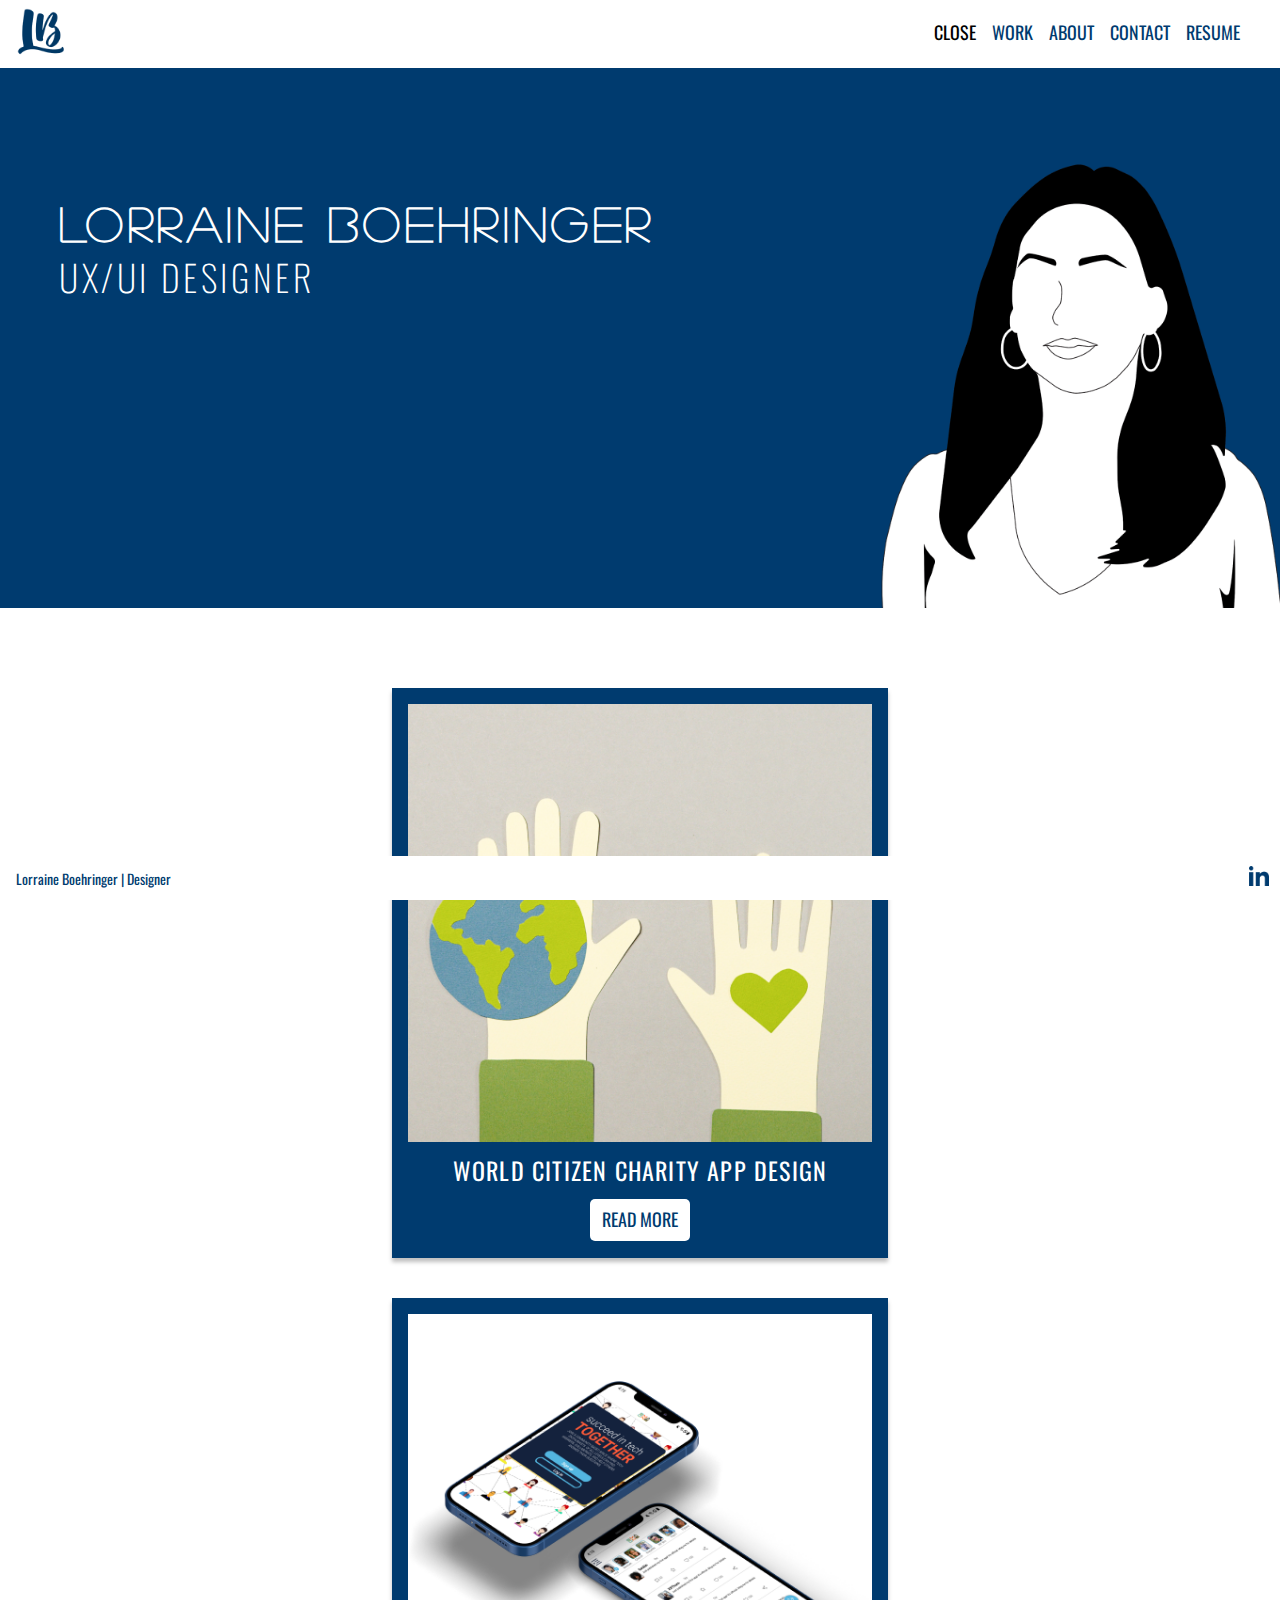
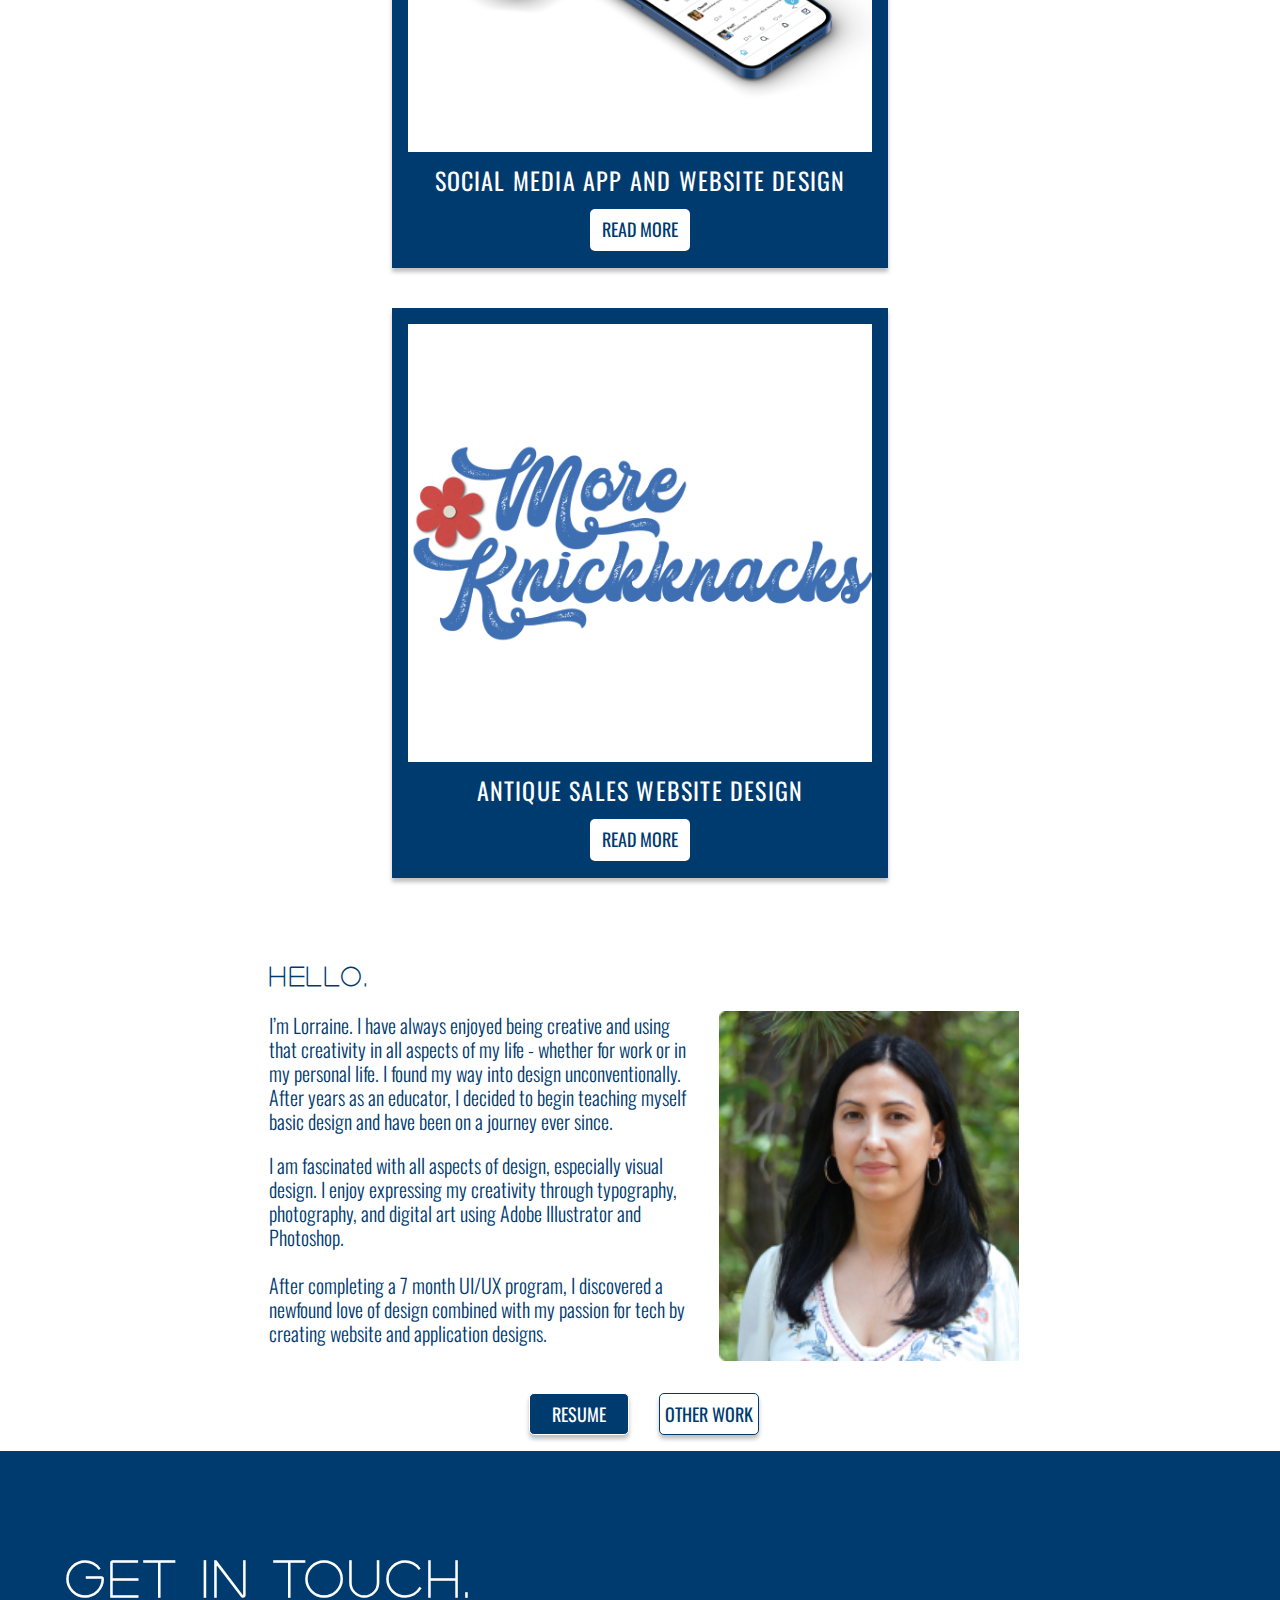
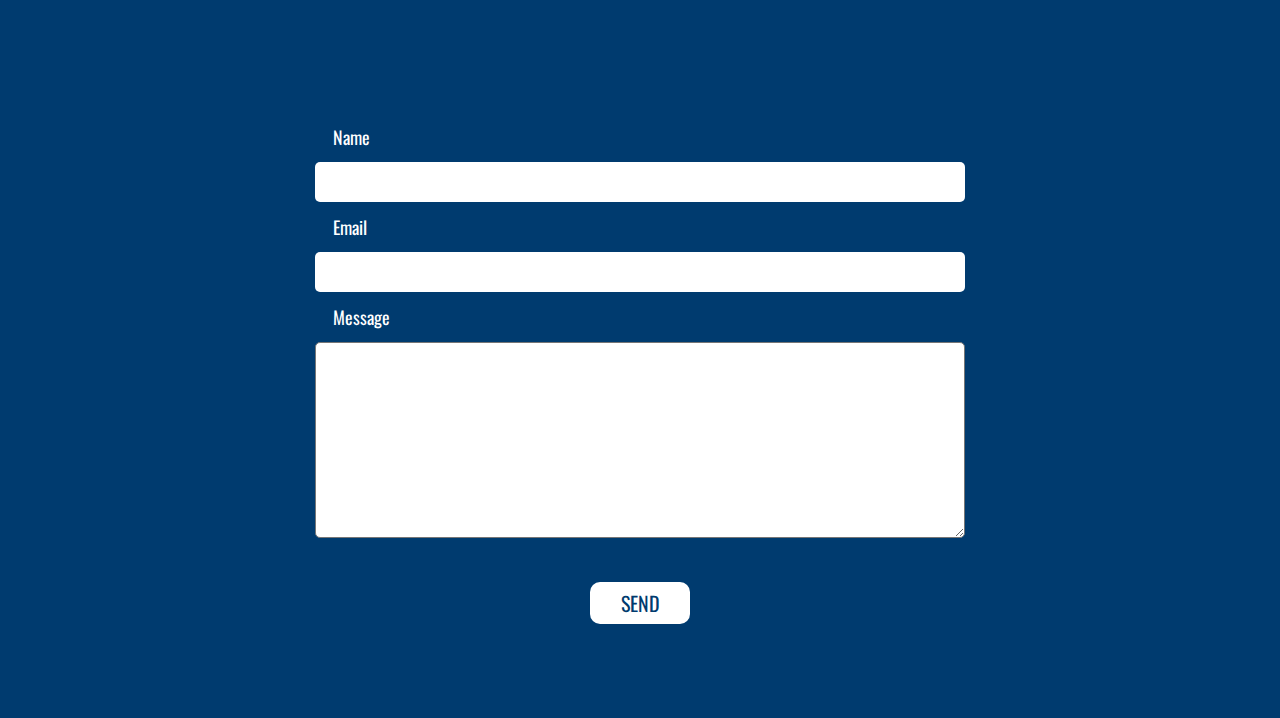
<file: index.html>
<!DOCTYPE html>
<html lang="en">

<head>
    <meta charset="UTF-8">
    <meta http-equiv="X-UA-Compatible" content="IE=edge">
    <meta name="viewport" content="width=device-width, initial-scale=1.0">
    <title>Lorraine Boehringer</title>
    <link rel="icon" type="image/png" href="img/LB Logo.png">
    <link rel="stylesheet" href="style.css">
    <link href="https://fonts.googleapis.com/css2?family=Oswald:wght@200;300;400;500&display=swap" rel="stylesheet">
</head>

<body>
    <nav>
        <div class="nav-bar">
            <a href="#"><img class="logo" src="img/LB Logo.png" alt="initials LG"></a>
        </div>
        <div class="hamB">
            <div class="line top-line"></div>
            <div class="line mid-line"></div>
            <div class="line bot-line"></div>
        </div>

        <ul class="nav-links">
            <li class="nav-close-label">CLOSE</li>
            <li><a href="#project-link"><img class="nav-icons" src="img/Work.png" alt="breifcase icon">WORK</a></li>
            <li><a href="#about-link"><img class="nav-icons" src="img/About.png" alt="paper with exclamation point icon">ABOUT</a></li>
            <li><a href="#contact-link"><img class="nav-icons" src="img/Contact.png" alt="email icon">CONTACT</a></li>
            <li><a target="_blank" href="Lorraine_Boehringer_Resume.pdf"><img class="nav-icons" src="img/Resume.png" alt="resume icon">RESUME</a></li>
        </ul>
    </nav>

    <div class="overlay"></div>

    <header class="land-container ">
        <div>
            <h1>Lorraine Boehringer</h1>
            <h2>UX/UI DESIGNER</h2>
        </div>
        <img class="lor-outline" src="img/LG.png" alt="drawing of Lorraine">
    </header>

    <main>
        <div class="project-container" id="project-link">
            <div class="project-img">
                <img src="img/hands.png" alt="phone displaying hands holding a heart and the world">
                <div class="project-button-container">
                    <p class="project-title">WORLD CITIZEN CHARITY APP DESIGN</p>
                    <p class="project-description">Donating made easier</p>
                    <a href="project-1.html">
                        <p>READ MORE</p>
                    </a>
                </div>
            </div>
            <div class="project-img proj-2">
                <img src="img/SMA.png" alt="two phones">
                <div class="project-button-container">
                    <p class="project-title">SOCIAL MEDIA APP AND WEBSITE DESIGN</p>
                    <p class="project-description">Social media for tech enthusiasts</p>
                    <a href="project-2.html">
                        <p>READ MORE</p>
                    </a>
                </div>
            </div>
            <div class="project-img proj-3">
                <img src="img/more knick.png" alt="laptop">
                <div class="project-button-container">
                    <p class="project-title">ANTIQUE SALES WEBSITE DESIGN</p>
                    <p class="project-description">Antique e-commerce</p>
                    <a href="project-3.html">
                        <p>READ MORE</p>
                    </a>
                </div>
            </div>
        </div>

        <div class="about-container" id="about-link">
            <div class="about-info">
                <h3 class="hello">Hello.</h3>
                <p class="p1">I’m Lorraine. I have always enjoyed being creative and using that creativity in all aspects of my life - whether for work or in my personal life. I found my way into design unconventionally. After years as an educator, I decided to begin teaching myself basic design and have been on a journey ever since.

                </p>
                <p class="p2">
                    I am fascinated with all aspects of design, especially visual design. I enjoy expressing my creativity through typography, photography, and digital art using Adobe Illustrator and Photoshop.
                    <br><br>
                    After completing a 7 month UI/UX program, I discovered a newfound love of design combined with my passion for tech by creating website and application designs.
                </p>
                <img class="about-pic" src="img/LB Pic.png" alt="Lorraine">
                <div class="resume-container" id="resume-link">
                    <a target="_blank" href="Lorraine_Boehringer_Resume.pdf">
                        <div class="resume-work resume">RESUME</div>
                    </a>
                    <a href="works.html">
                        <div class="resume-work work">OTHER WORK</div>
                    </a>
                </div>
            </div>
        </div>

        <div class="email-container" id="contact-link">
            <h3>GET IN TOUCH.</h3>
            <form class="email-form" action="https://formsubmit.co/8f94d737845ba49ca074ce85534a47a4" method="POST">
                <label for="name">Name</label>
                <input class="nameEmail" id="name" type="text" name="name" placeholder="" required>
                <label for="email">Email</label>
                <input class="nameEmail" id="email" type="email" name="email" placeholder="">
                <label for="message">Message</label>
                <textarea class="message-box" id="message" rows="5" cols="60" name="message" placeholder=""></textarea>
                <input type="hidden" name="_subject" value="Lorraine's Portfolio">
                <input type="hidden" name="_next" value="https://loboeh.github.io/portfolio/e-response.html">
                <button type="submit">SEND</button>
            </form>
        </div>
    </main>
    
    <footer>
        <p>Lorraine Boehringer | Designer</p>
        <div class="foot-img-container">
            <a href="https://www.linkedin.com/in/loboeh/" target="_blank" rel="noreferrer"><img class="foot-img" src="img/linkedin.png" alt="linkedin icon"></a>
        </div>
    </footer>

    <script src="script.js"></script>
</body>
</html>
</file>
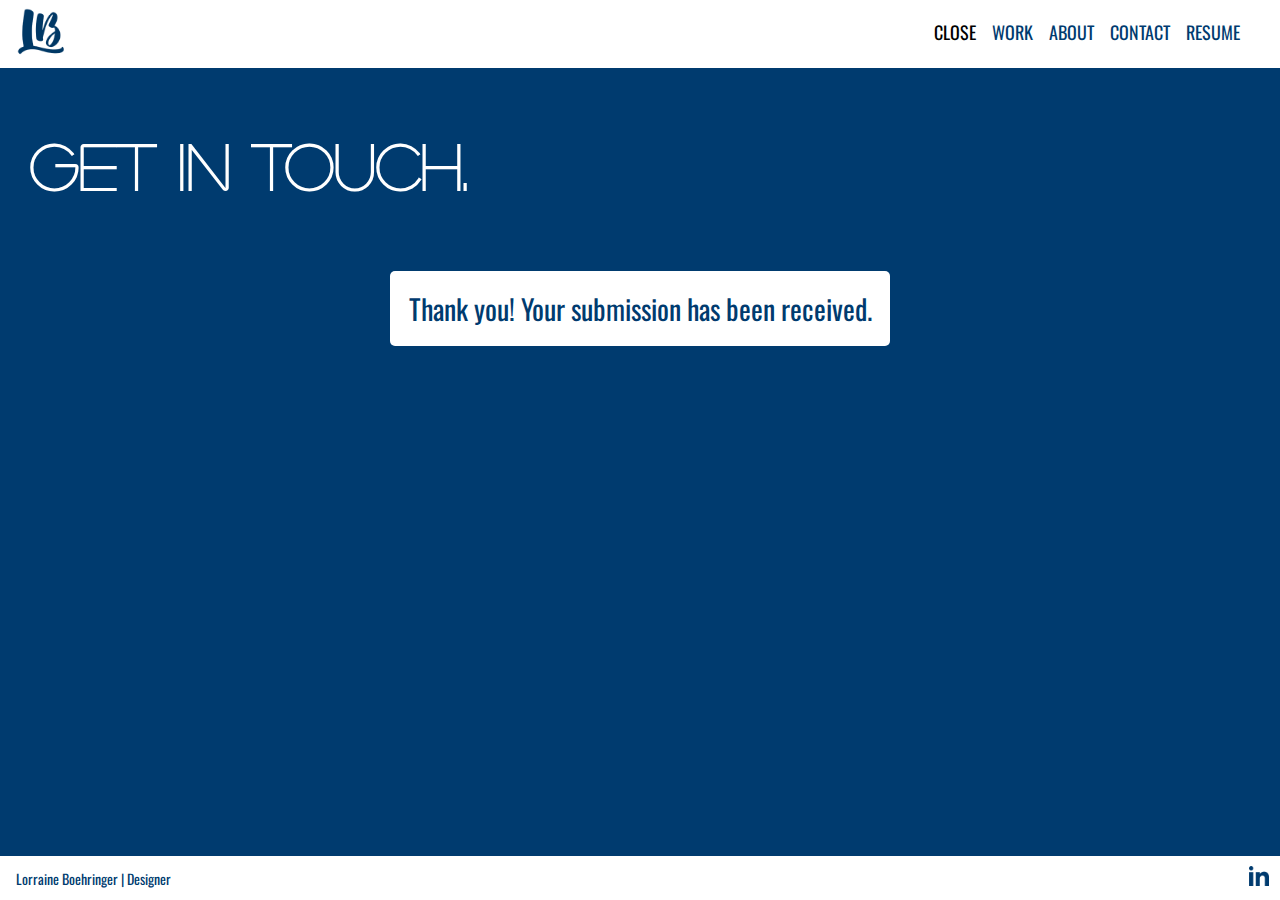
<file: e-response.html>
<!DOCTYPE html>
<html lang="en">

<head>
    <meta charset="UTF-8">
    <meta http-equiv="X-UA-Compatible" content="IE=edge">
    <meta name="viewport" content="width=device-width, initial-scale=1.0">
    <title>Lorraine Boehringer</title>
    <link rel="stylesheet" href="style.css">
    <link href="https://fonts.googleapis.com/css2?family=Oswald:wght@200;300;400;500&display=swap" rel="stylesheet">
</head>

<body>
    <nav>
        <div class="nav-bar">
            <a href="index.html"><img class="logo" src="img/LB Logo.png" alt="initials LG"></a>
        </div>
        <div class="hamB">
            <div class="line top-line"></div>
            <div class="line mid-line"></div>
            <div class="line bot-line"></div>
        </div>

        <ul class="nav-links">
            <li class="nav-close-label">CLOSE</li>
            <li><a href="#project-link"><img class="nav-icons" src="img/Work.png" alt="breifcase icon">WORK</a></li>
            <li><a href="#about-link"><img class="nav-icons" src="img/About.png" alt="paper with exclamation point icon">ABOUT</a></li>
            <li><a href="#contact-link"><img class="nav-icons" src="img/Contact.png" alt="email icon">CONTACT</a></li>
            <li><a target="_blank" href="Lorraine_Boehringer_Resume.pdf"><img class="nav-icons" src="img/Resume.png" alt="resume icon">RESUME</a></li>
        </ul>
    </nav>

    <div class="overlay"></div>

    <main class="e-response-container">
        <h1>GET IN TOUCH.</h1>
        <div class="e-thanks">Thank you! Your submission has been received.</div>
    </main>
    
    <footer>
        <p>Lorraine Boehringer | Designer</p>
        <div class="foot-img-container">
            <a href="#"><img class="foot-img" src="img/linkedin.png" alt="linkedin icon"></a>
        </div>
    </footer>

    <script src="script.js"></script>
</body>


</html>
</file>
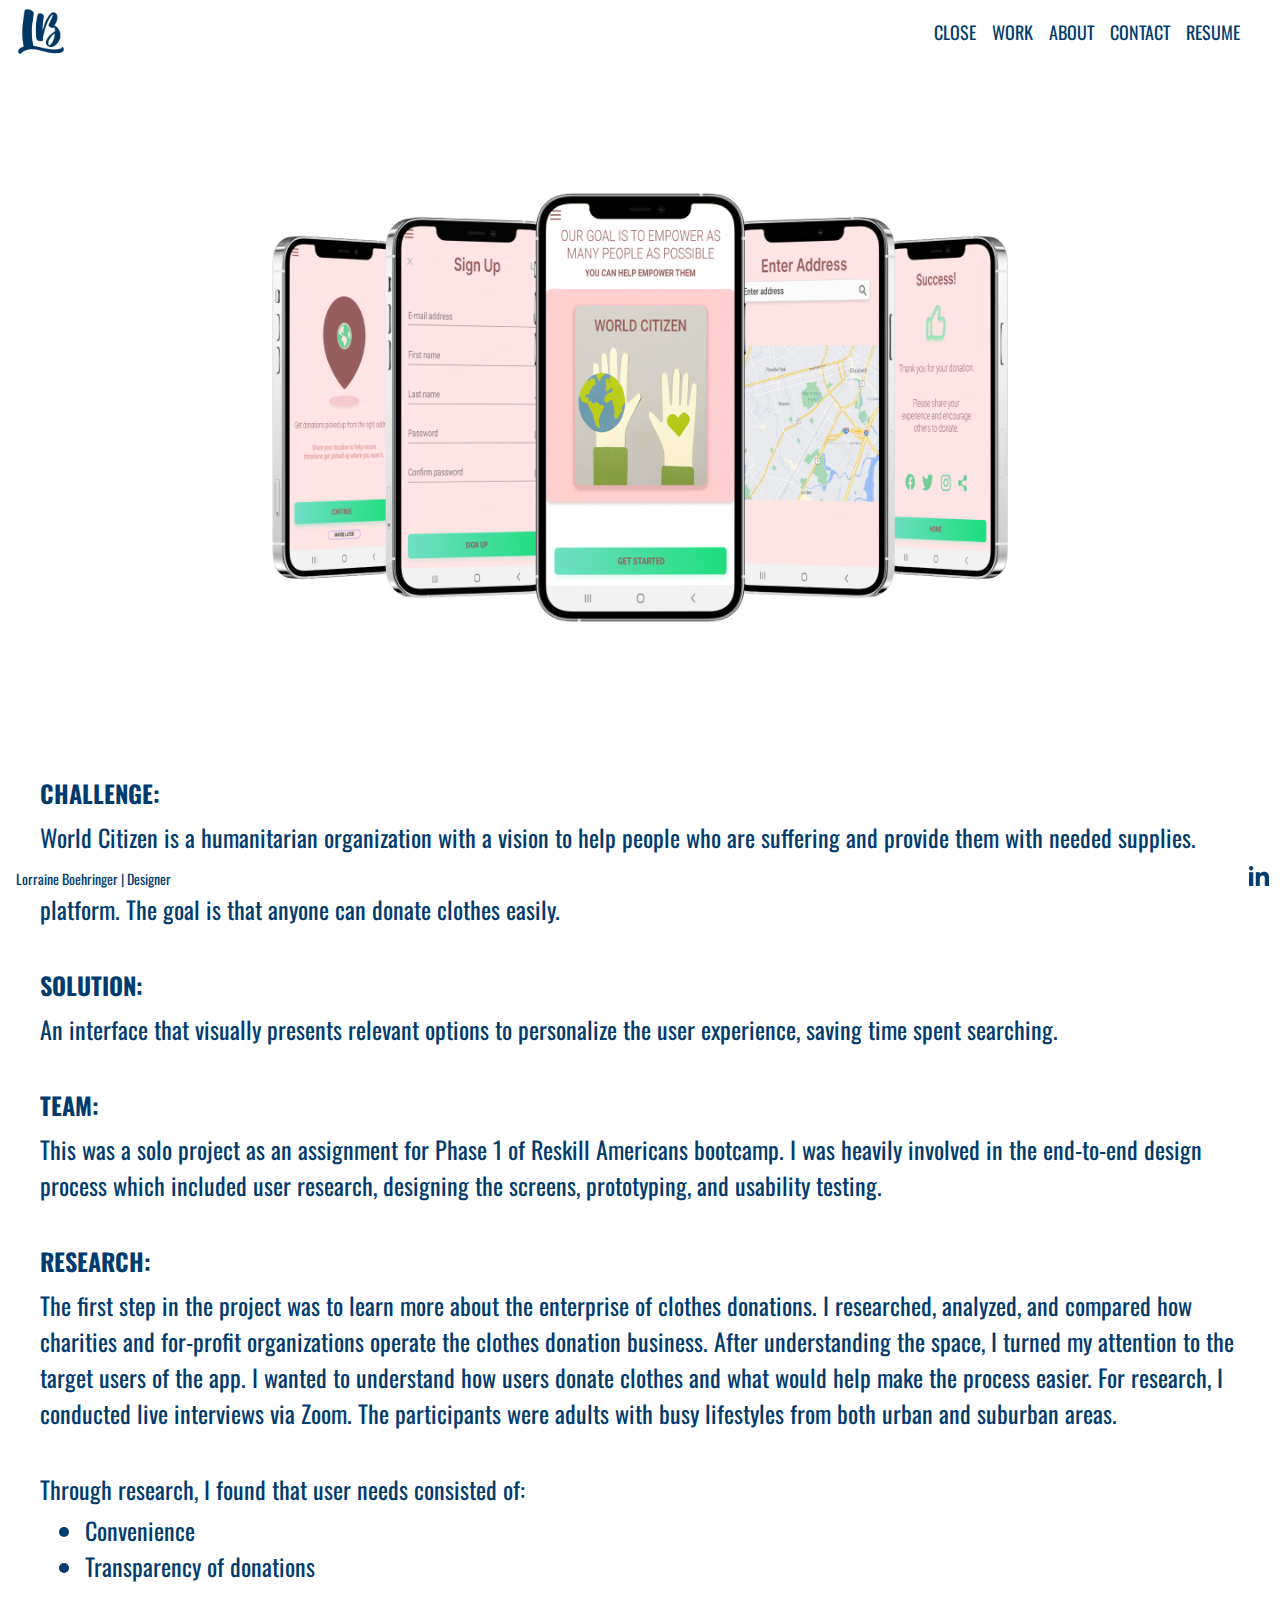
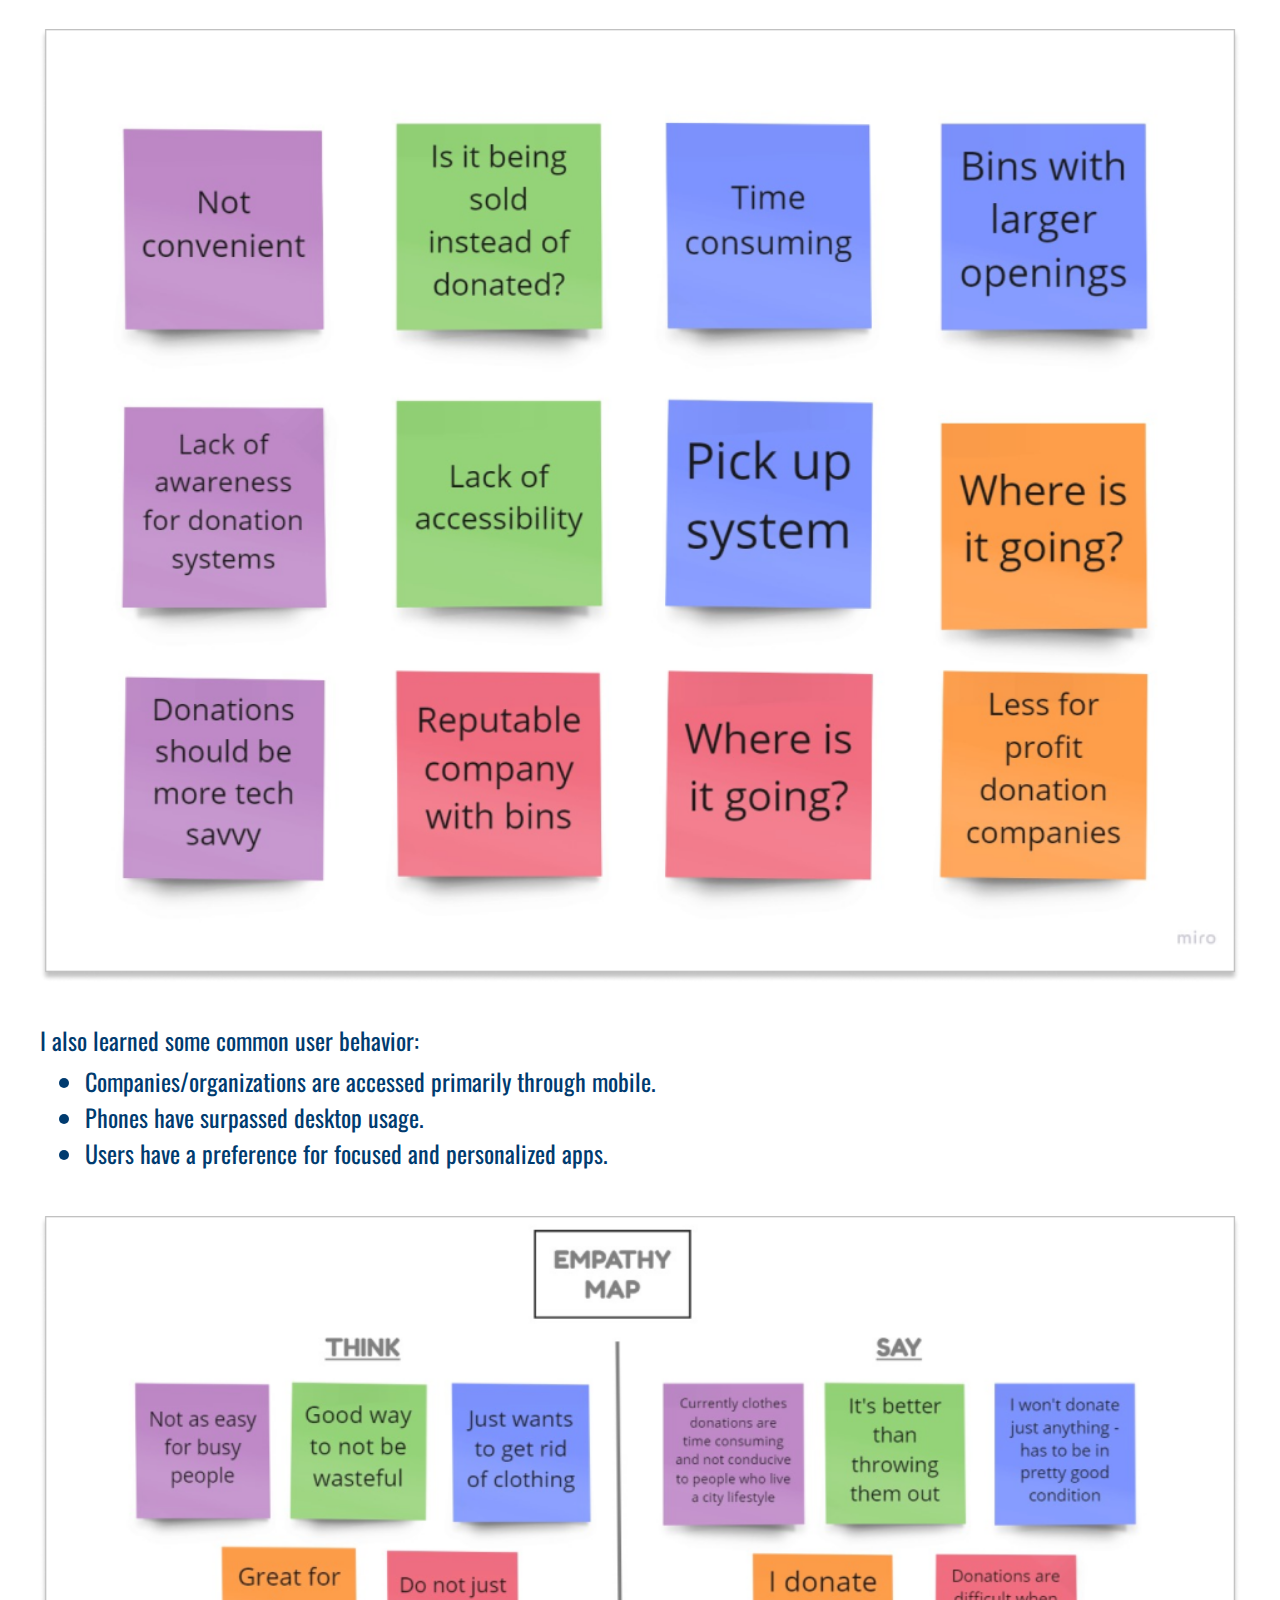
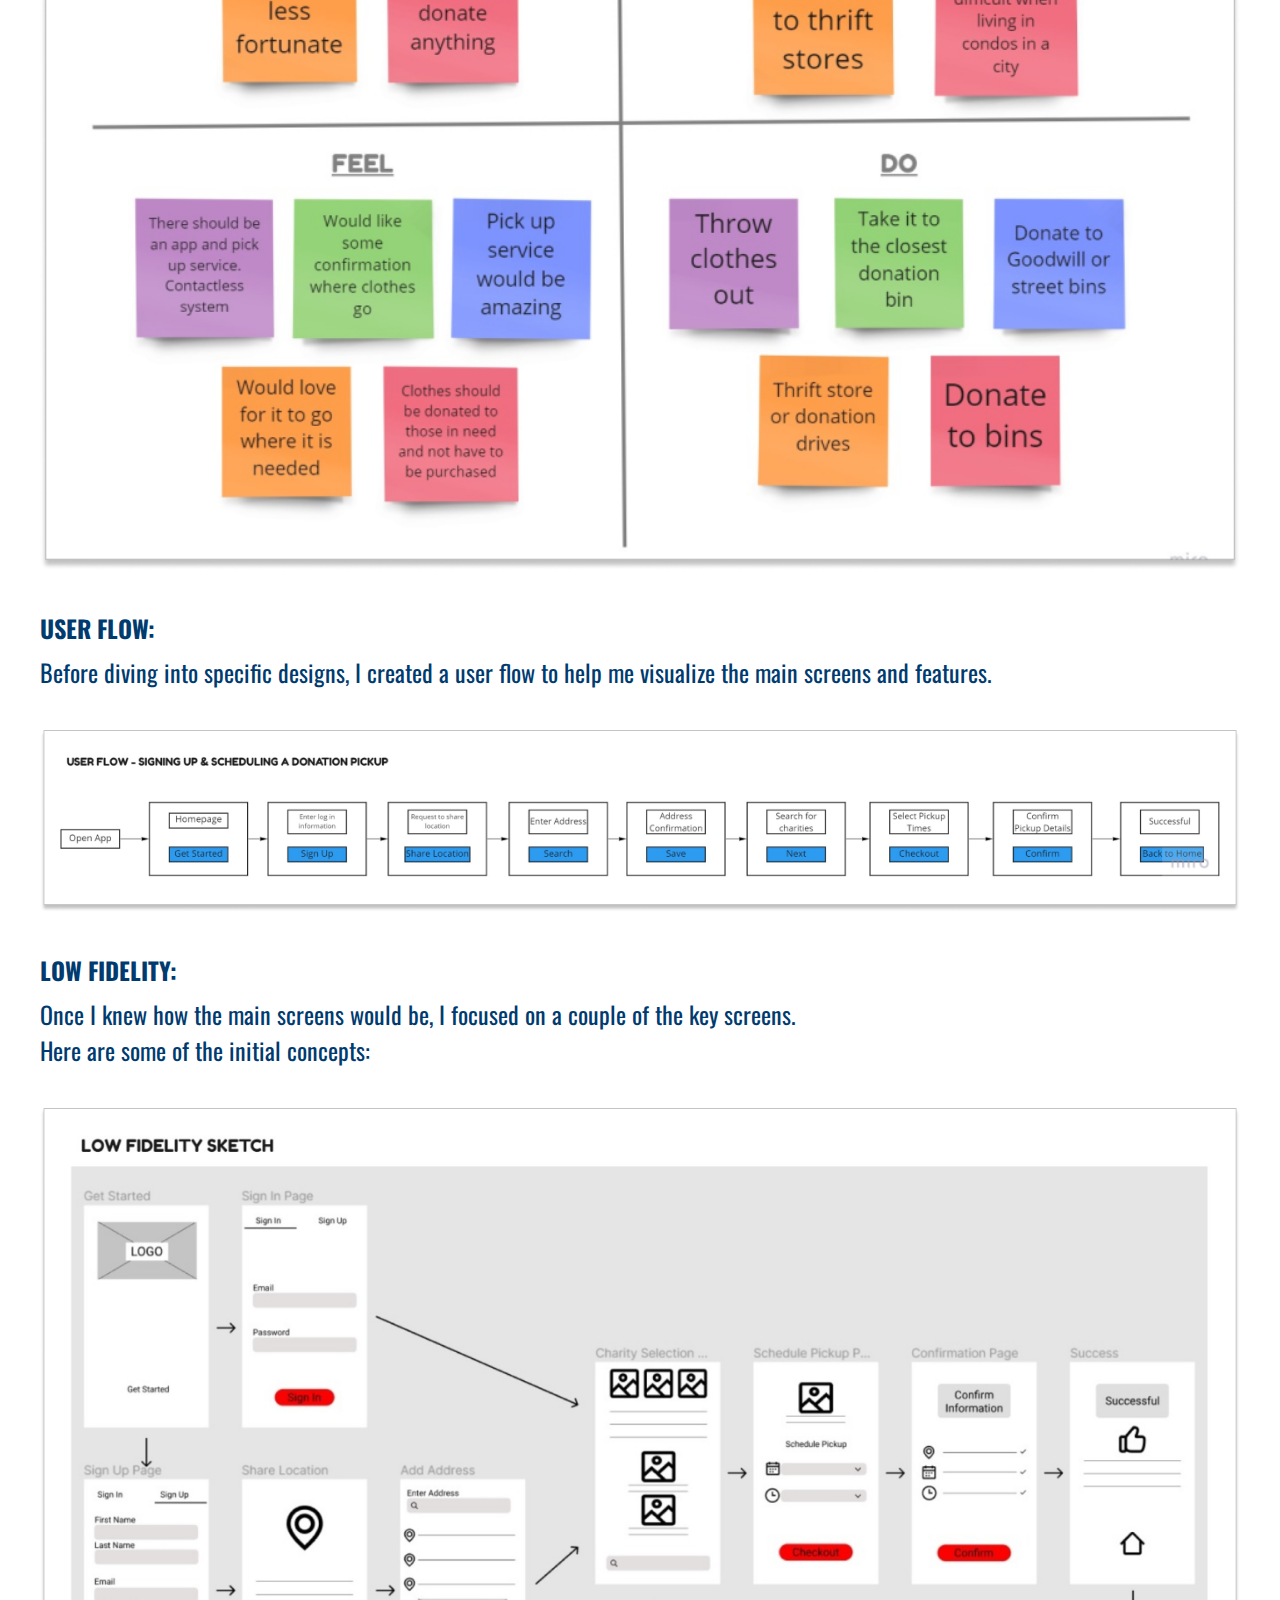
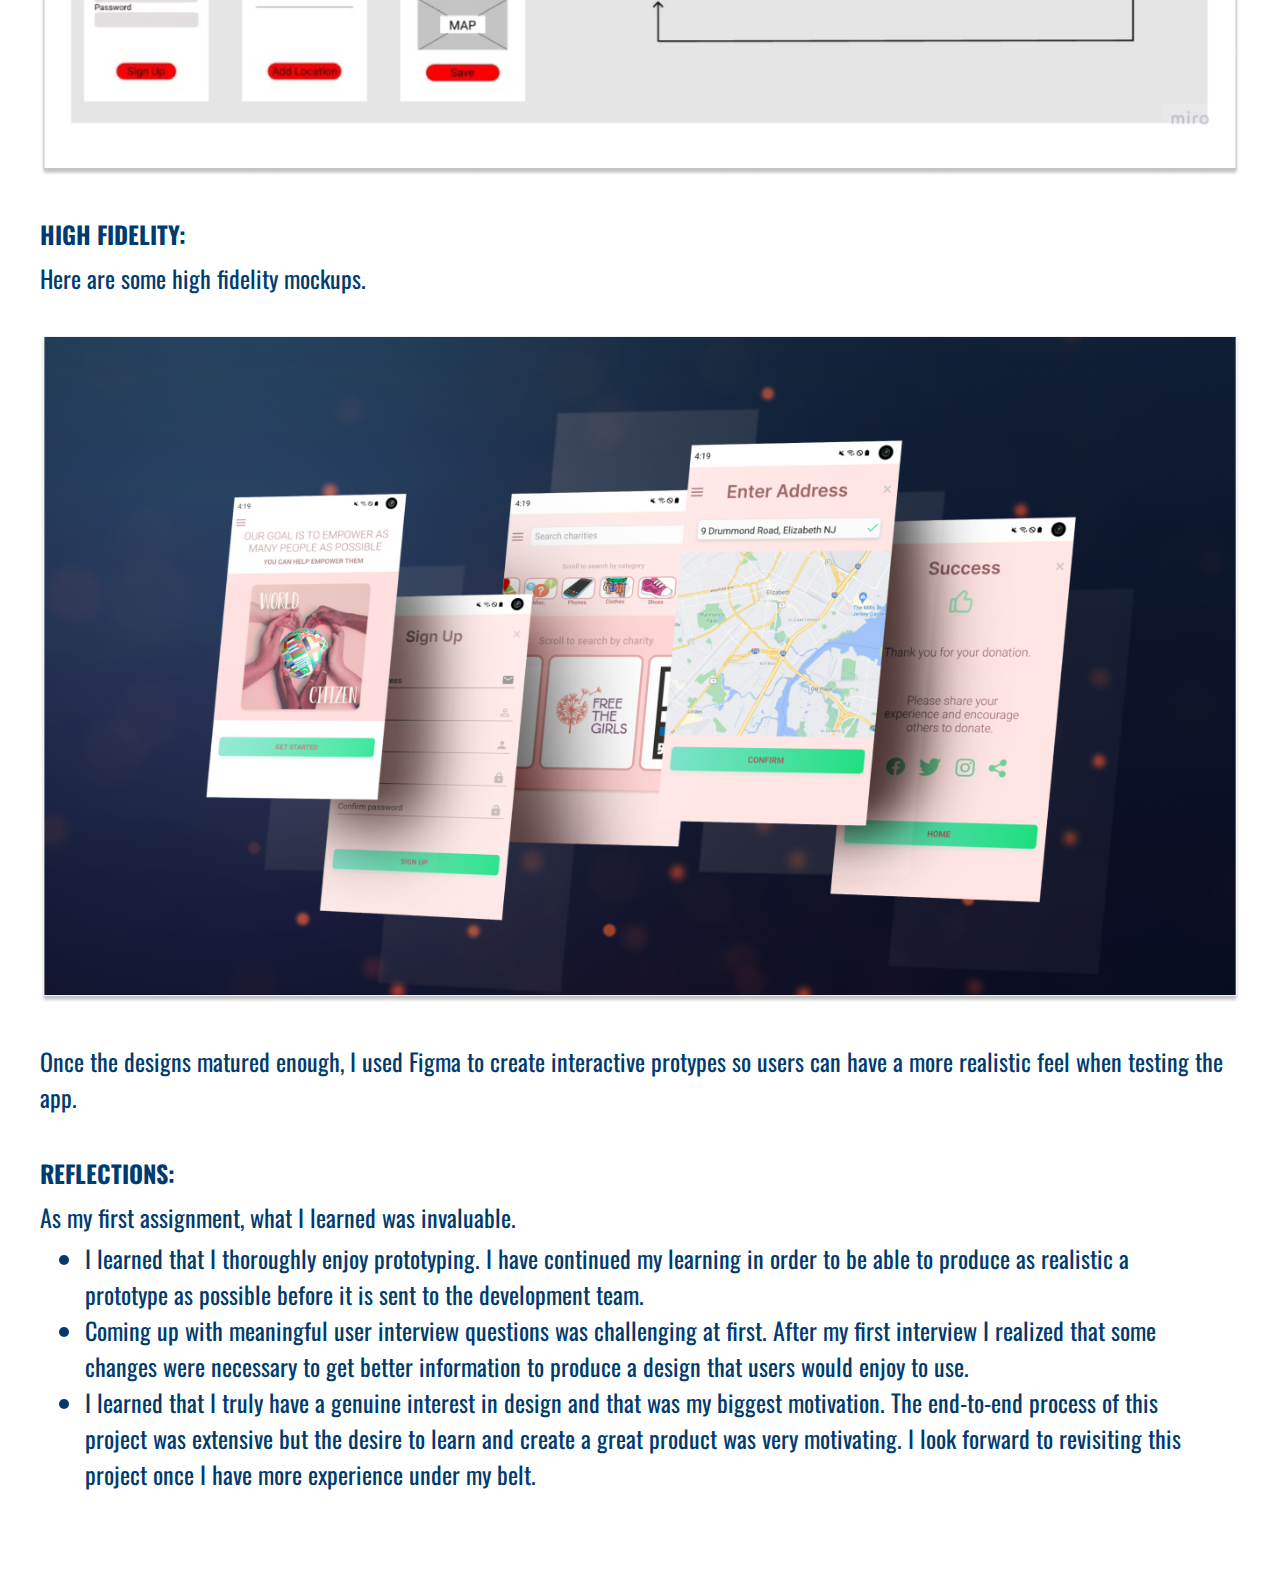
<file: project-1.html>
<!DOCTYPE html>
<html lang="en">

<head>
    <meta charset="UTF-8">
    <meta http-equiv="X-UA-Compatible" content="IE=edge">
    <meta name="viewport" content="width=device-width, initial-scale=1.0">
    <title>World Citizens App</title>
    <link rel="icon" type="image/png" href="img/LB Logo.png">
    <link rel="stylesheet" href="style.css">
    <link href="https://fonts.googleapis.com/css2?family=Oswald:wght@200;300;400;500&display=swap" rel="stylesheet">
</head>

<body class="project-body">
    <nav>
        <div class="nav-bar">
            <a href="index.html"><img class="logo" src="img/LB Logo.png" alt=""></a>
        </div>
        <div class="hamB">
            <div class="line top-line"></div>
            <div class="line mid-line"></div>
            <div class="line bot-line"></div>
        </div>

        <ul class="nav-links">
            <li class="nav-close-label">CLOSE</li>
            <li><a href="index.html#project-link"><img class="nav-icons" src="img/Work.png" alt="breifcase icon">WORK</a></li>
            <li><a href="index.html#about-link"><img class="nav-icons" src="img/About.png" alt="paper with exclamation point icon">ABOUT</a></li>
            <li><a href="index.html#contact-link"><img class="nav-icons" src="img/Contact.png" alt="email icon">CONTACT</a></li>
            <li><a target="_blank" href="Lorraine_Boehringer_Resume.pdf"><img class="nav-icons" src="img/Resume.png" alt="resume icon">RESUME</a></li>
        </ul>
    </nav>

    <div class="overlay"></div>

    <header class="p1-hero">
        <img src="img/p1-hero.png" alt="smart phone">
    </header>
    <main class="project-main">
        <h1>CHALLENGE:</h1>
        <p>
            World Citizen is a humanitarian organization with a vision to help people who are suffering and provide them with needed supplies. 
            After a detailed analysis of the competitive landscape, the founders of World Citizen have decided to create an online clothing donation platform. 
            The goal is that anyone can donate clothes easily. 
        </p>
        <h2>SOLUTION:</h2>
        <p>
            An interface that visually presents relevant options to personalize the user experience, saving time spent searching.
        </p>
        <h2>TEAM:</h2>
        <p>
            This was a solo project as an assignment for Phase 1 of Reskill Americans bootcamp. 
            I was heavily involved in the end-to-end design process which included user research, designing the screens, prototyping, and usability testing. 
        </p>
        <h2>RESEARCH:</h2>
        <p>
            The first step in the project was to learn more about the enterprise of clothes donations. 
            I researched, analyzed, and compared how charities and for-profit organizations operate the clothes donation business. 
            After understanding the space, I turned my attention to the target users of the app. 
            I wanted to understand how users donate clothes and what would help make the process easier. 
            For research, I conducted live interviews via Zoom. 
            The participants were adults with busy lifestyles from both urban and suburban areas.<br>
        </p>    
        <p class="touching-p">
            Through research, I found that user needs consisted of: 
        </p>
        <ul>
            <li>Convenience</li>
            <li>Transparency of donations</li>
        </ul>
        <img class="research-img notes-first-img notes-img" src="img/research.png" alt="research notes">
        <p class="section-space">
            I also learned some common user behavior:
        </p>
        <ul>
            <li>Companies/organizations are accessed primarily through mobile.</li>
            <li>Phones have surpassed desktop usage.</li>
            <li>Users have a preference for focused and personalized apps.</li>
        </ul>
        <img class="research-img notes-img" src="img/research-2.png" alt="research notes on what people think, say, feel, and do.">
        <h2>USER FLOW:</h2>
        <p>
            Before diving into specific designs, I created a user flow to help me visualize the main screens and features.   
        </p>
        <img class="research-img" src="img/user-flow.png" alt="flow chart detailing sign-up and scheduling donation pickups">
        <h2>LOW FIDELITY:</h2>
        <p>
            Once I knew how the main screens would be, I focused on a couple of the key screens.<br>
            Here are some of the initial concepts:
        </p>
        <img class="research-img" src="img/low-fidelity.png" alt="low fidelity mobile user interface sketch.">
        <h2>HIGH FIDELITY:</h2>
        <p>
            Here are some high fidelity mockups.
        </p>
        <img class="research-img" src="img/high-fidelity.png" alt="finished user interface">
        <p>Once the designs matured enough, I used Figma to create interactive protypes so users can have a more realistic feel when testing the app.</p>
        <h2>REFLECTIONS:</h2>
        <p>As my first assignment, what I learned was invaluable.</p>
        <ul>
            <li>I learned that I thoroughly enjoy prototyping. I have continued my learning in order to be able to produce as realistic a prototype as possible before it is sent to the development team. </li>
            <li>Coming up with meaningful user interview questions was challenging at first. After my first interview I realized that some changes were necessary to get better information to produce a design that users would enjoy to use.</li>
            <li> I learned that I truly have a genuine interest in design and that was my biggest motivation. The end-to-end process of this project was extensive but the desire to learn and create a great product was very motivating. I look forward to revisiting this project once I have more experience under my belt.</li>
        </ul>
    </main>
    <footer>
        <p>Lorraine Boehringer | Designer</p>
        <div class="foot-img-container">
            <a href="https://www.linkedin.com/in/loboeh/"><img class="foot-img" src="img/linkedin.png" alt="linkedin icon"></a>
        </div>
    </footer>

    <script src="script.js"></script>
</body>

</html>
</file>
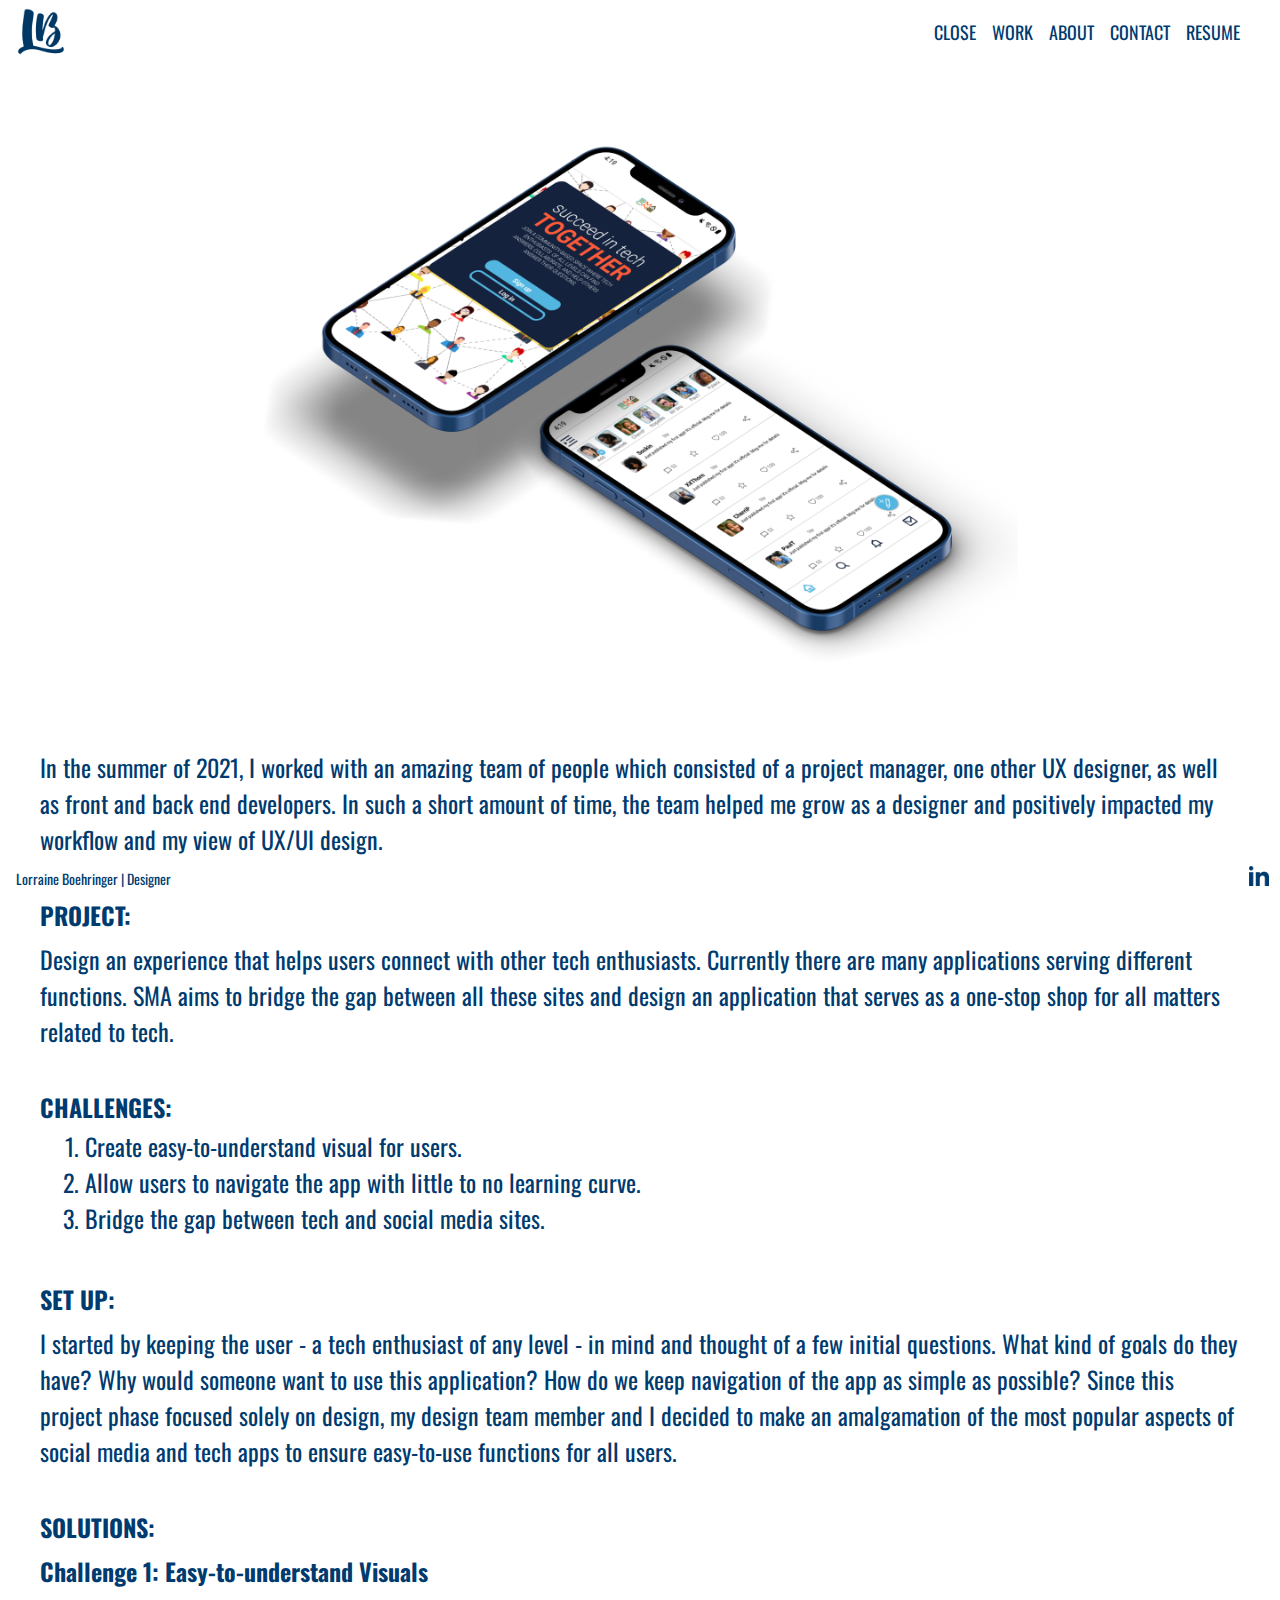
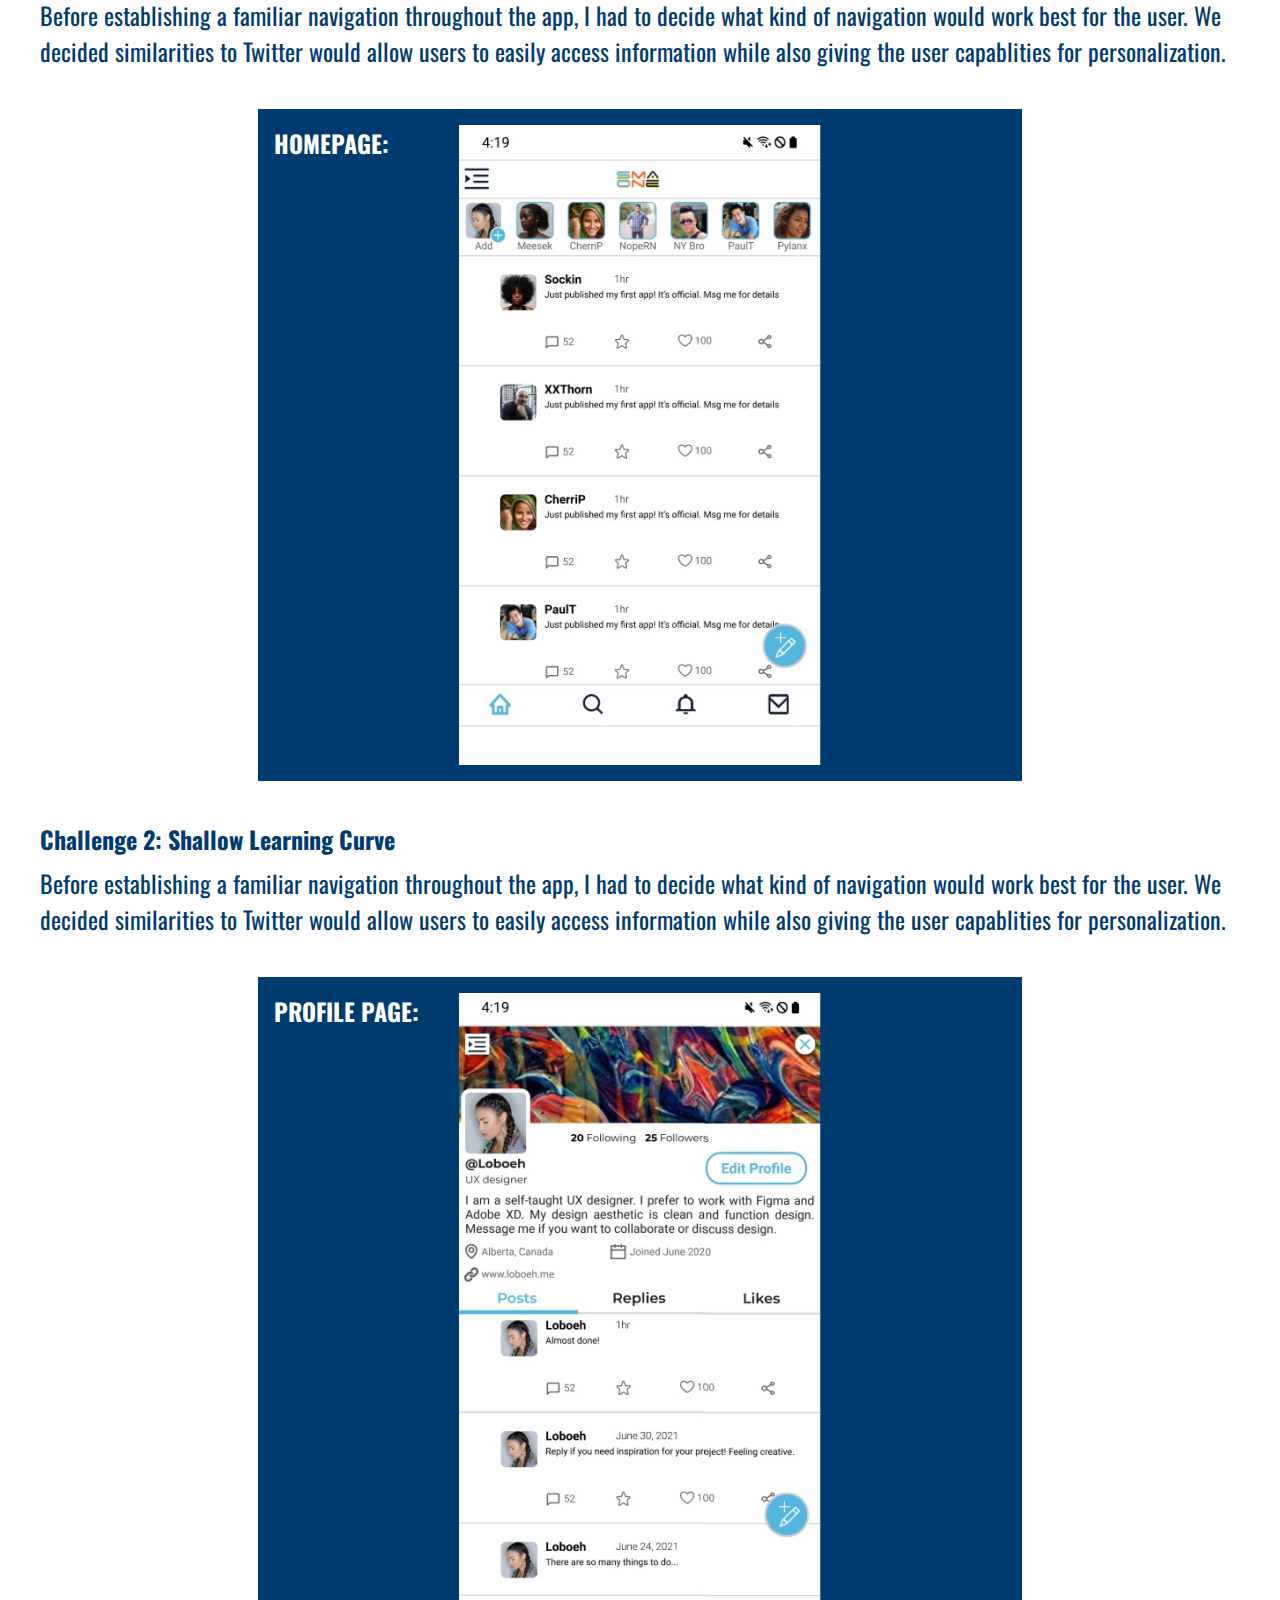
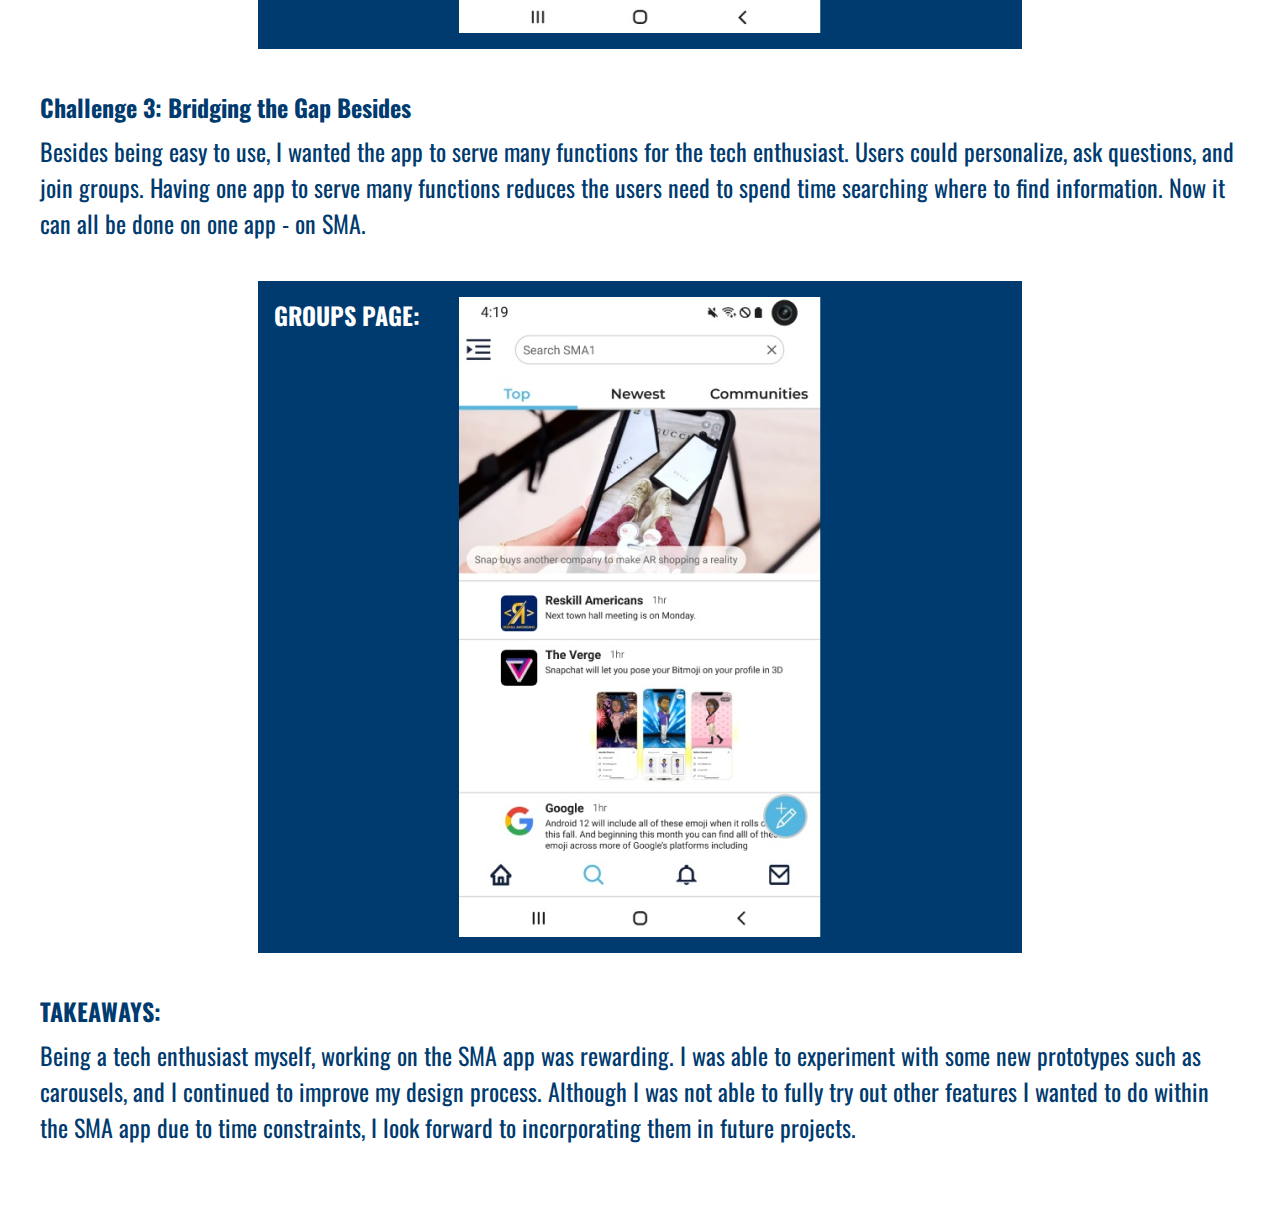
<file: project-2.html>
<!DOCTYPE html>
<html lang="en">

<head>
    <meta charset="UTF-8">
    <meta http-equiv="X-UA-Compatible" content="IE=edge">
    <meta name="viewport" content="width=device-width, initial-scale=1.0">
    <title>Social Media for Tech</title>
    <link rel="icon" type="image/png" href="img/LB Logo.png">
    <link rel="stylesheet" href="style.css">
    <link href="https://fonts.googleapis.com/css2?family=Oswald:wght@200;300;400;500&display=swap" rel="stylesheet">
</head>

<body class="project-body">
    <nav>
        <div class="nav-bar">
            <a href="index.html"><img class="logo" src="img/LB Logo.png" alt=""></a>
        </div>
        <div class="hamB">
            <div class="line top-line"></div>
            <div class="line mid-line"></div>
            <div class="line bot-line"></div>
        </div>

        <ul class="nav-links">
            <li class="nav-close-label">CLOSE</li>
            <li><a href="index.html#project-link"><img class="nav-icons" src="img/Work.png" alt="breifcase icon">WORK</a></li>
            <li><a href="index.html#about-link"><img class="nav-icons" src="img/About.png" alt="paper with exclamation point icon">ABOUT</a></li>
            <li><a href="index.html#contact-link"><img class="nav-icons" src="img/Contact.png" alt="email icon">CONTACT</a></li>
            <li><a target="_blank" href="Lorraine_Boehringer_Resume.pdf"><img class="nav-icons" src="img/Resume.png" alt="resume icon">RESUME</a></li>
        </ul>
    </nav>

    <div class="overlay"></div>

    <header class="p1-hero">
        <img src="img/p2-hero.png" alt="smart phone">
    </header>
    <main class="project-main">
        <p>In the summer of 2021, I worked with an amazing team of people which consisted of a project manager, one other UX designer, as well as front and back end developers. In such a short amount of time, the team helped me grow as a designer and positively impacted my workflow and my view of UX/UI design.</p>
        <h1 class="p2-h1 section-space">PROJECT:</h1>
        <p>
            Design an experience that helps users connect with other tech enthusiasts. Currently there are many applications serving different functions. SMA aims to bridge the gap between all these sites and design an application that serves as a one-stop shop for all matters related to tech.
        </p>
        <h2 class="p2-challenges">CHALLENGES:</h2>
        <ol>
            <li>Create easy-to-understand visual for users.</li>
            <li>Allow users to navigate the app with little to no learning curve. </li>
            <li>Bridge the gap between tech and social media sites.</li>
        </ol>
        <h2>SET UP:</h2>
        <p>
            I started by keeping the user - a tech enthusiast of any level - in mind and thought of a few initial questions. What kind of goals do they have? Why would someone want to use this application? How do we keep navigation of the app as simple as possible? Since this project phase focused solely on design, my design team member and I decided to make an amalgamation of the most popular aspects of social media and tech apps to ensure easy-to-use functions for all users. 
        </p>
        <h2>SOLUTIONS:</h2>
        <h3 class="challenge">Challenge 1: Easy-to-understand Visuals</h3>
        <p>
            Before establishing a familiar navigation throughout the app, I had to decide what kind of navigation would work best for the user. We decided similarities to Twitter would allow users to easily access information while also giving the user capablities for personalization.      
        </p>
        <div class="p2-img-container">
            <p class="p2-img-header">HOMEPAGE:</p>
            <img class="p2-img " src="img/homepage.png" alt="homepage user-interface">
            <div class="p2-img-container-placeholder"></div>
        </div> 
        <h3 class="challenge">Challenge 2: Shallow Learning Curve</h3>
        <p>
            Before establishing a familiar navigation throughout the app, I had to decide what kind of navigation would work best for the user. We decided similarities to Twitter would allow users to easily access information while also giving the user capablities for personalization.     
        </p>
        <div class="p2-img-container">
            <p class="p2-img-header">PROFILE PAGE:</p>
            <img class="p2-img " src="img/profile.png" alt="profile page interface">
            <div class="p2-img-container-placeholder"></div>
        </div> 
        <h3 class="challenge">Challenge 3: Bridging the Gap Besides</h3>
        <p>
            Besides being easy to use, I wanted the app to serve many functions for the tech enthusiast. Users could personalize, ask questions, and join groups. Having one app to serve many functions reduces the users need to spend time searching where to find information. Now it can all be done on one app - on SMA.   
        </p>
        <div class="p2-img-container">
            <p class="p2-img-header">GROUPS PAGE:</p>
            <img class="p2-img " src="img/groups.png" alt="finished user interface">
            <div class="p2-img-container-placeholder"></div>
        </div> 
        <h2 class="takeaways">TAKEAWAYS:</h2>
        <p>
            Being a tech enthusiast myself, working on the SMA app was rewarding. I was able to experiment with some new prototypes such as carousels, and I continued to improve my design process. Although I was not able to fully try out other features I wanted to do within the SMA app due to time constraints, I look forward to incorporating them in future projects. 
        </p>
    </main>

    <footer>
        <p>Lorraine Boehringer | Designer</p>
        <div class="foot-img-container">
            <a href="https://www.linkedin.com/in/loboeh/"><img class="foot-img" src="img/linkedin.png" alt="linkedin icon"></a>
        </div>
    </footer>

    <script src="script.js"></script>
</body>

</html>
</file>
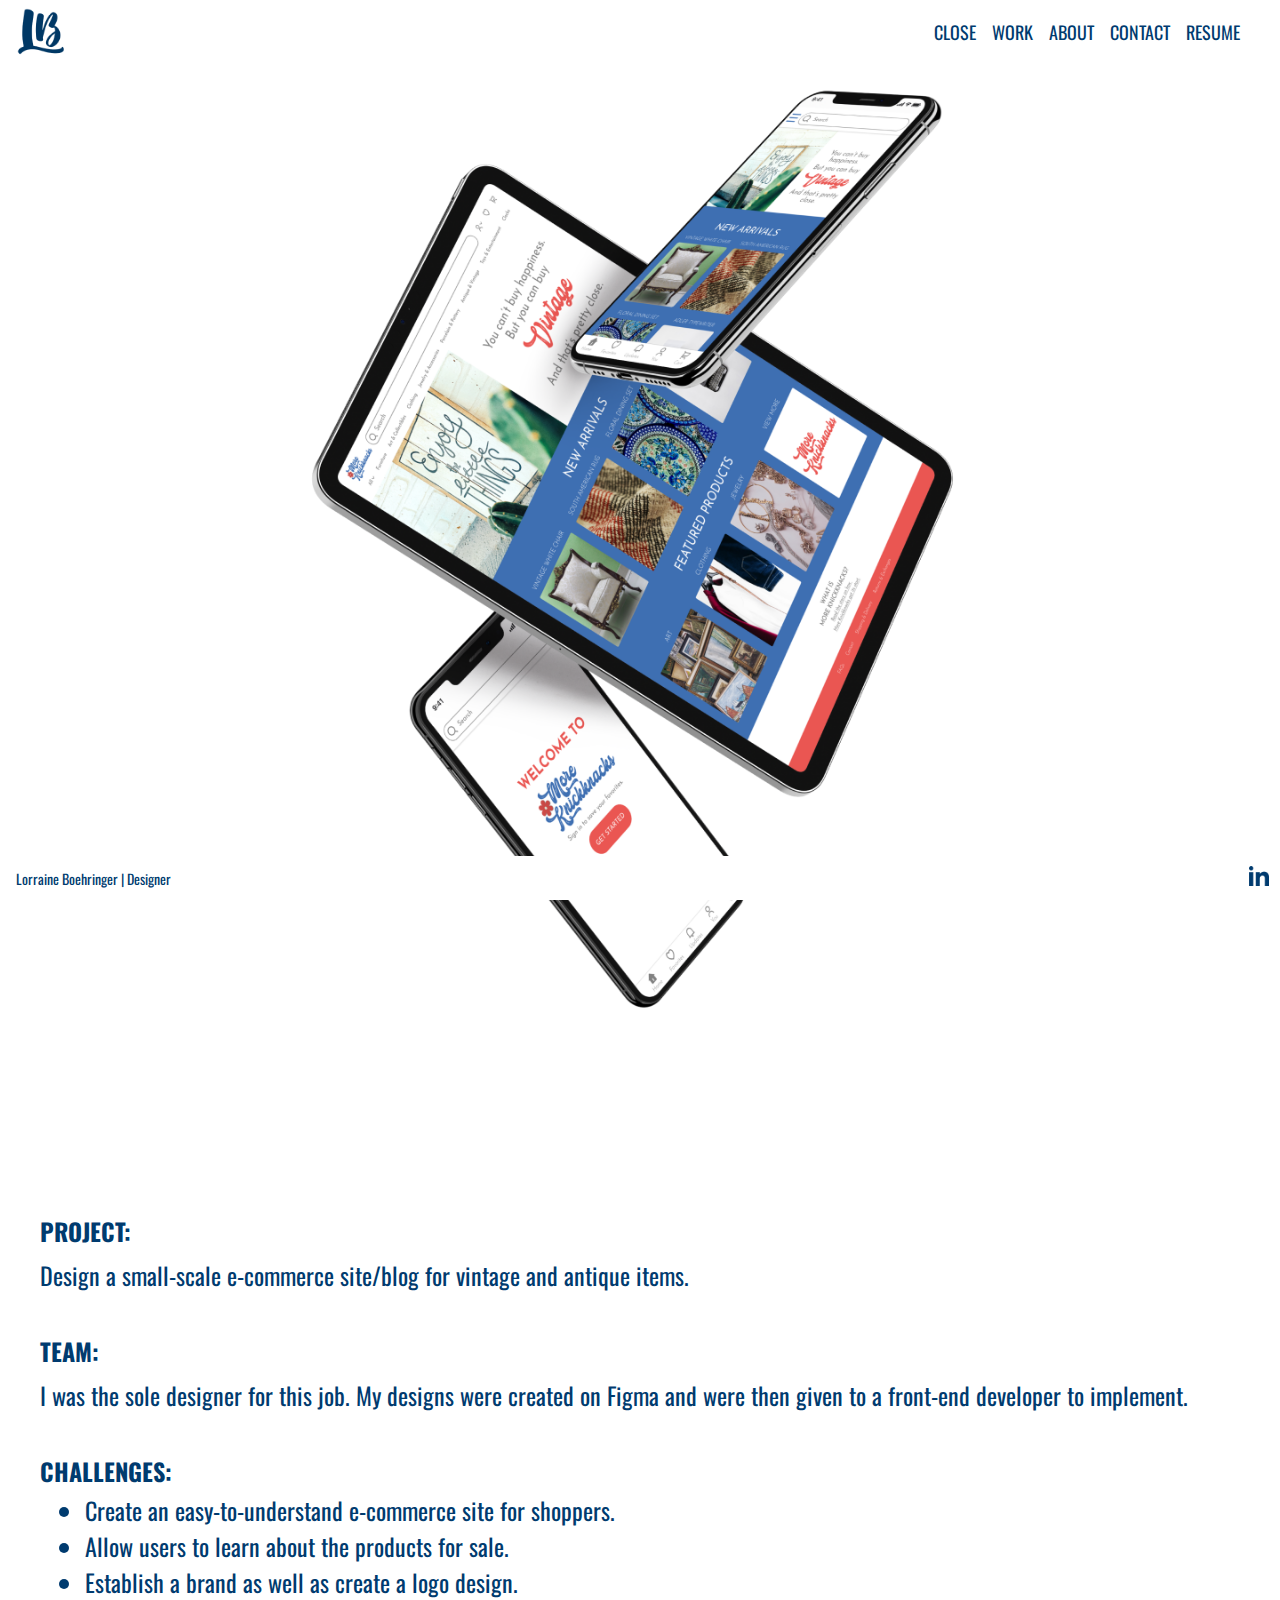
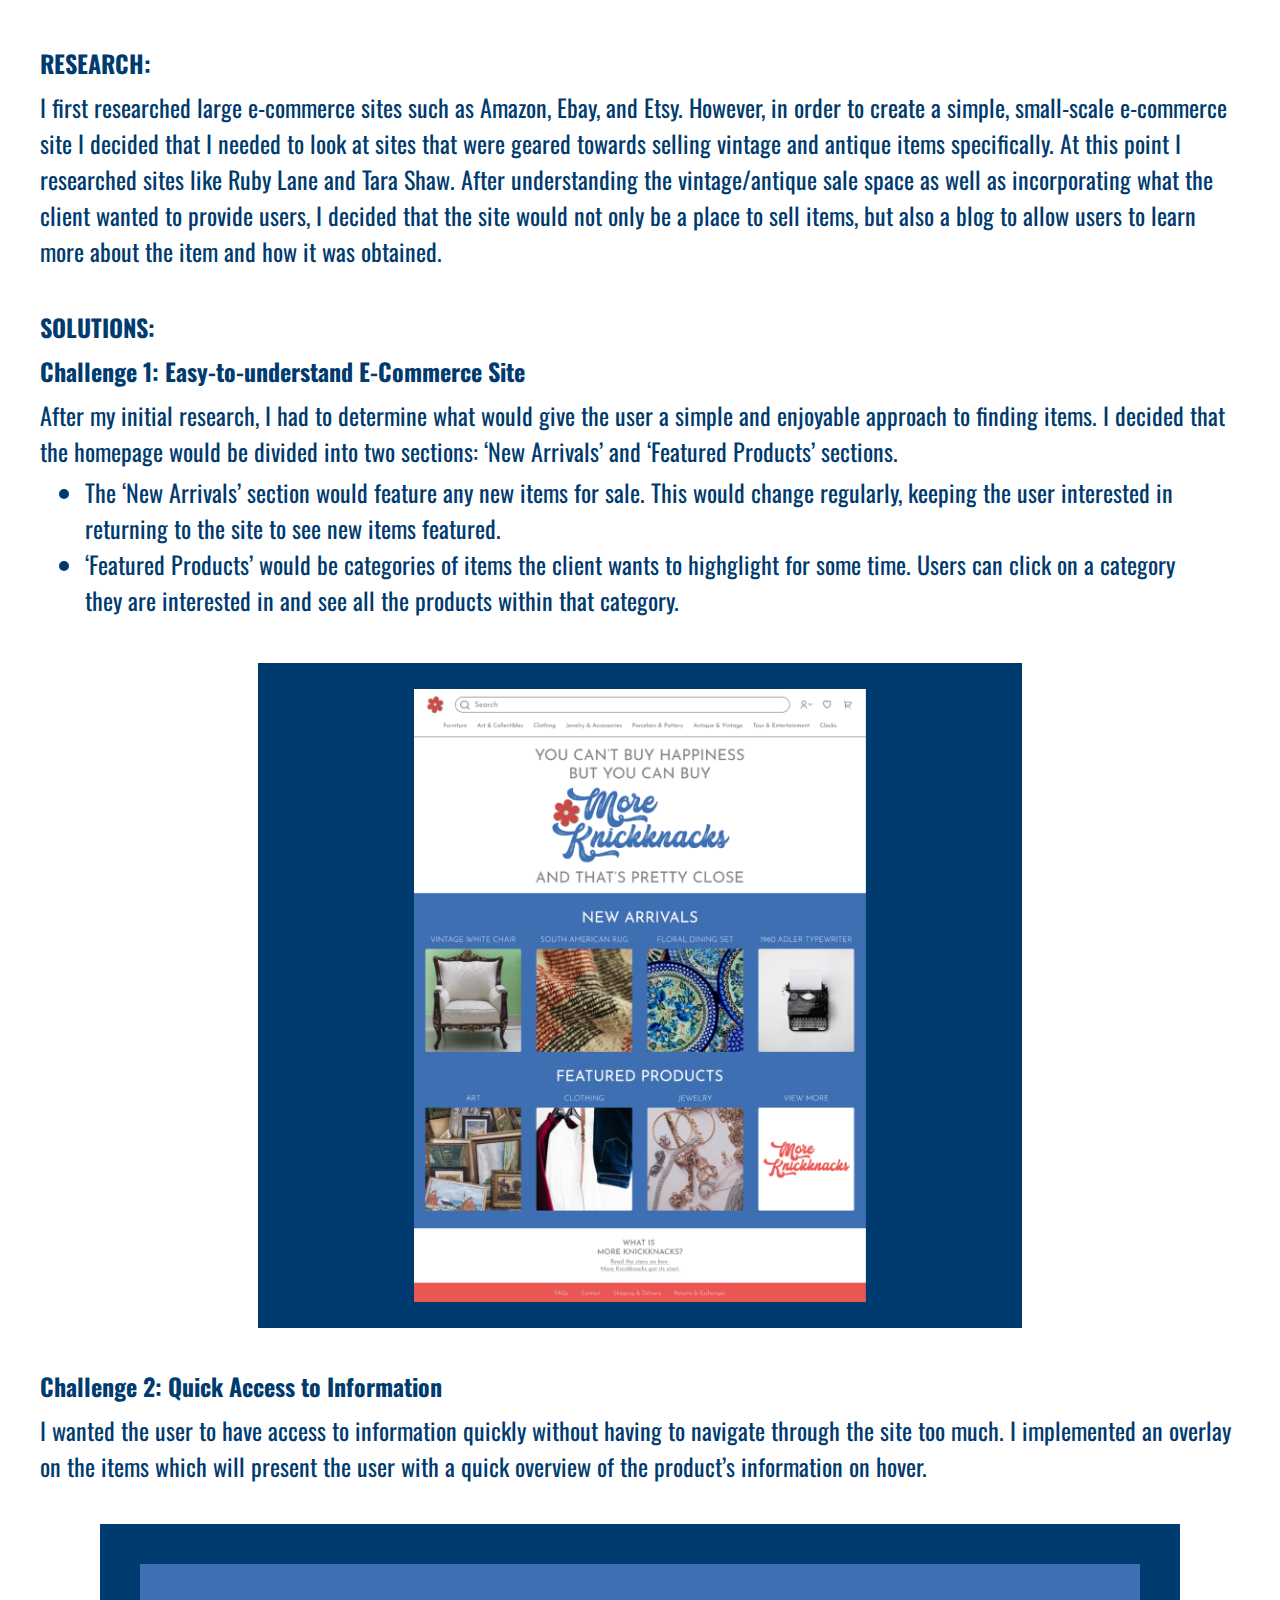
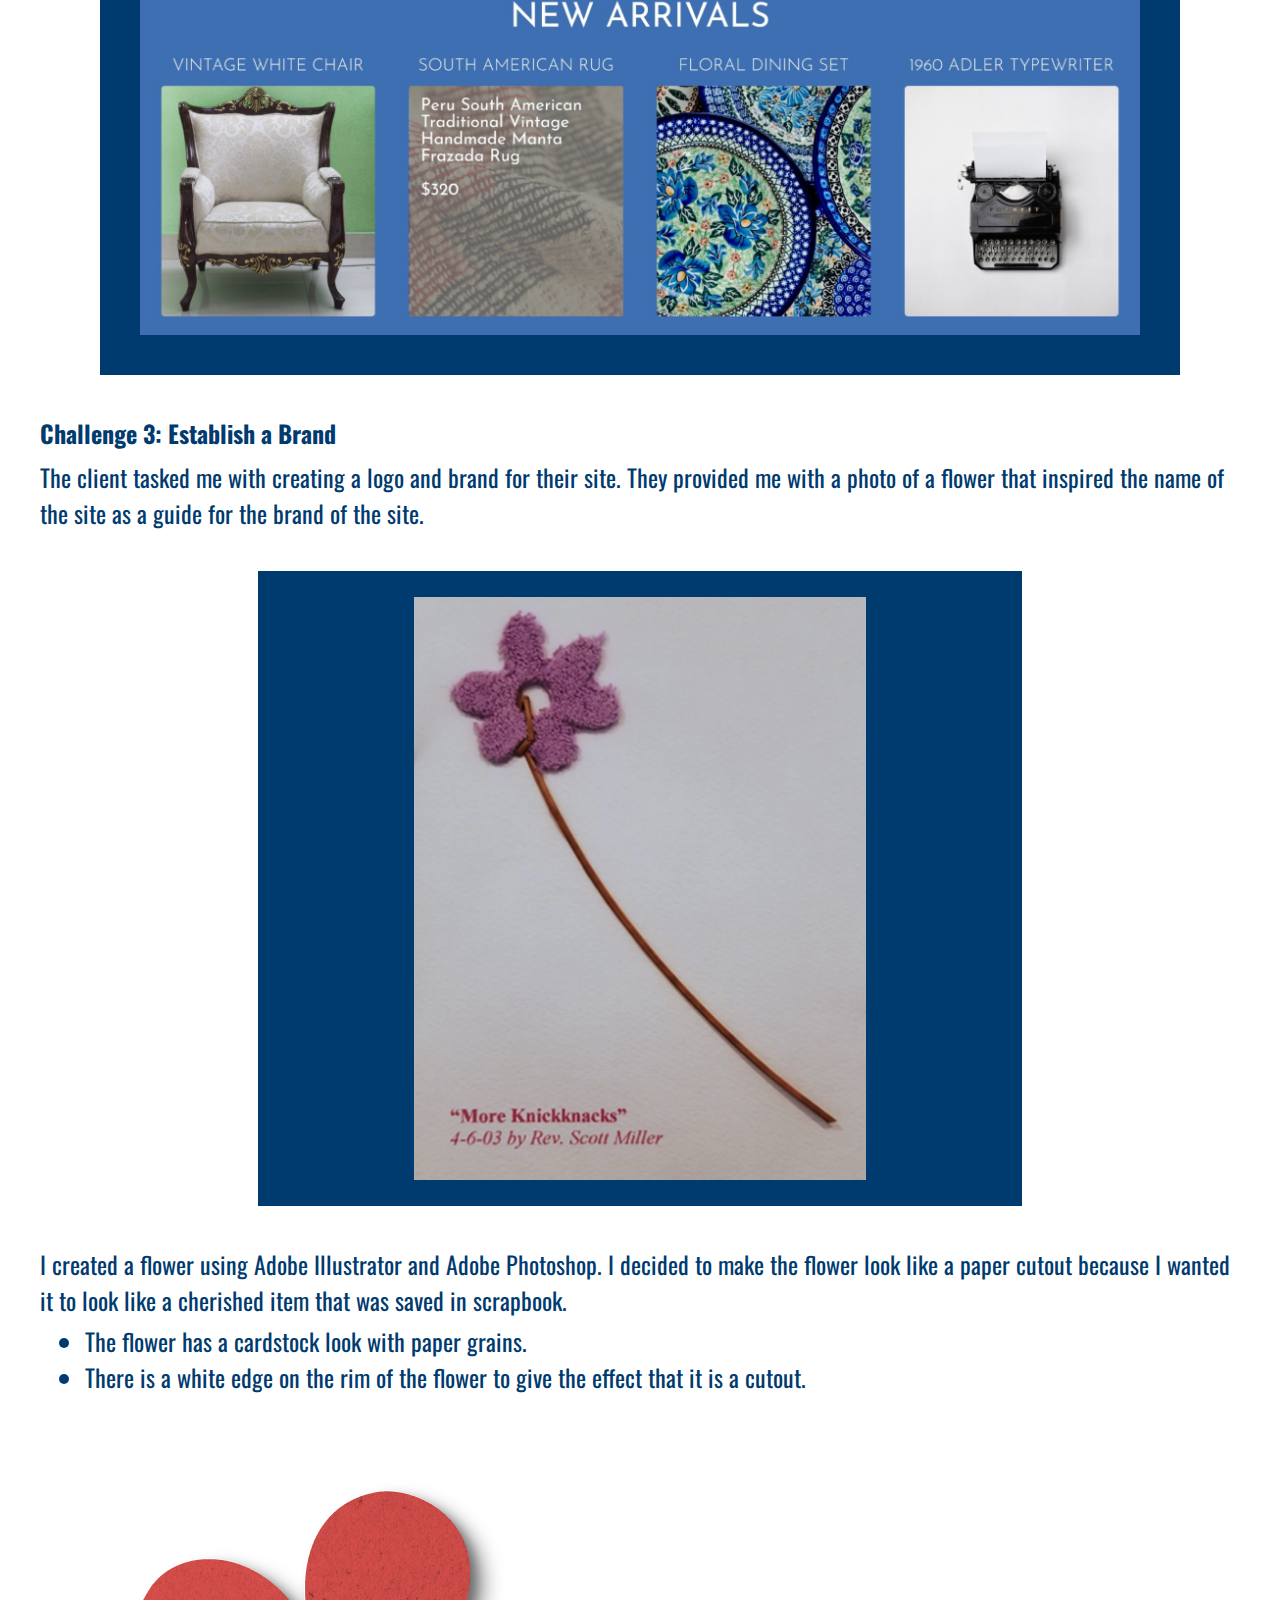
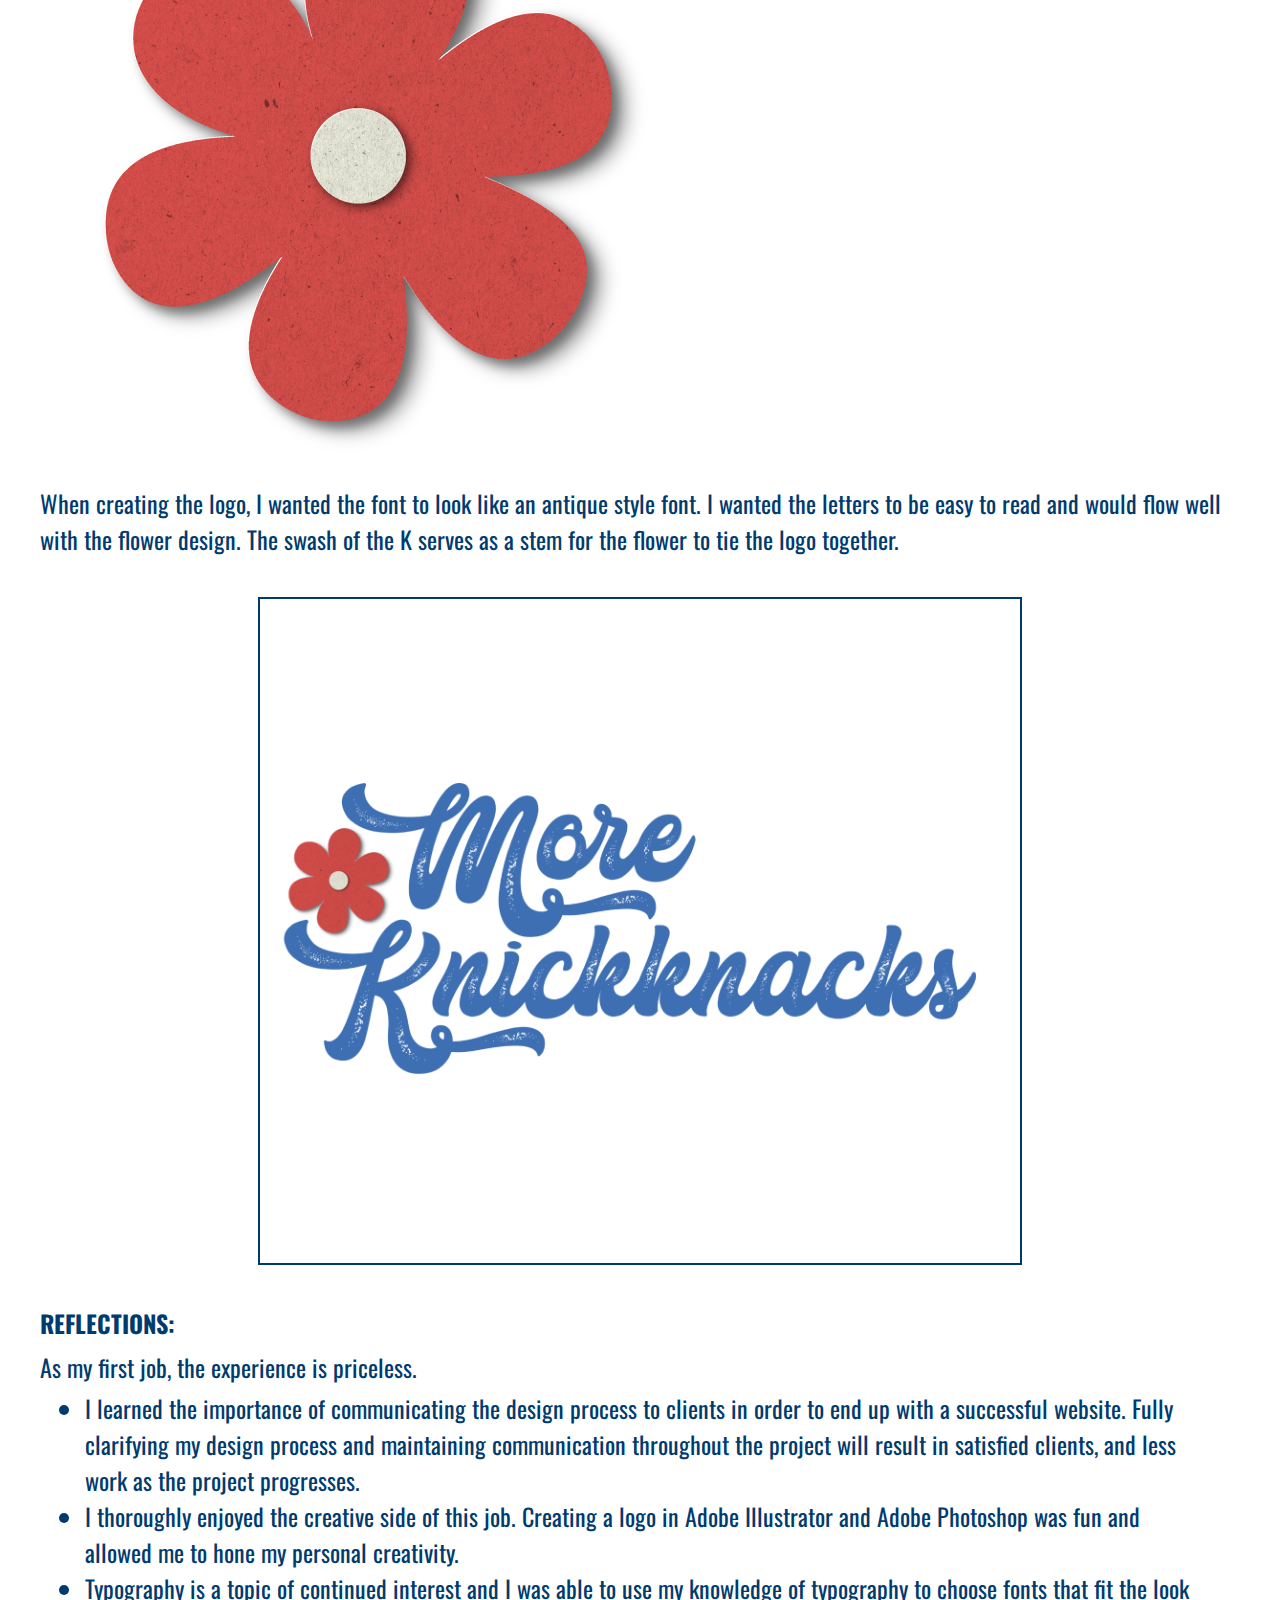
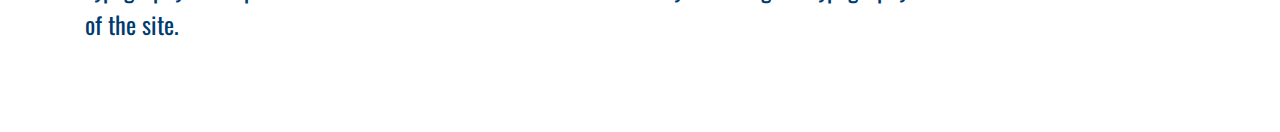
<file: project-3.html>
<!DOCTYPE html>
<html lang="en">

<head>
    <meta charset="UTF-8">
    <meta http-equiv="X-UA-Compatible" content="IE=edge">
    <meta name="viewport" content="width=device-width, initial-scale=1.0">
    <title>Antique Sales</title>
    <link rel="icon" type="image/png" href="img/LB Logo.png">
    <link rel="stylesheet" href="style.css">
    <link href="https://fonts.googleapis.com/css2?family=Oswald:wght@200;300;400;500&display=swap" rel="stylesheet">
</head>

<body class="project-body">
    <nav>
        <div class="nav-bar">
            <a href="index.html"><img class="logo" src="img/LB Logo.png" alt=""></a>
        </div>
        <div class="hamB">
            <div class="line top-line"></div>
            <div class="line mid-line"></div>
            <div class="line bot-line"></div>
        </div>

        <ul class="nav-links">
            <li class="nav-close-label">CLOSE</li>
            <li><a href="index.html#project-link"><img class="nav-icons" src="img/Work.png" alt="breifcase icon">WORK</a></li>
            <li><a href="index.html#about-link"><img class="nav-icons" src="img/About.png" alt="paper with exclamation point icon">ABOUT</a></li>
            <li><a href="index.html#contact-link"><img class="nav-icons" src="img/Contact.png" alt="email icon">CONTACT</a></li>
            <li><a target="_blank" href="Lorraine_Boehringer_Resume.pdf"><img class="nav-icons" src="img/Resume.png" alt="resume icon">RESUME</a></li>
        </ul>
    </nav>

    <div class="overlay"></div>

    <header class="p1-hero">
        <img src="img/p3-hero.png" alt="smart phone">
    </header>
    <main class="project-main">
        <h1>PROJECT:</h1>
        <p>
            Design a small-scale e-commerce site/blog for vintage and 
            antique items.
        </p>
        <h2>TEAM:</h2>
        <p>
            I was the sole designer for this job. My designs were created on Figma and were then given to a front-end developer to implement.
        </p>
        <h2 class="p2-challenges">CHALLENGES:</h2>
        <ul>
            <li>Create an easy-to-understand e-commerce site for shoppers.</li>
            <li>Allow users to learn about the products for sale. </li>
            <li>Establish a brand as well as create a logo design.</li>
        </ul>
        <h2>RESEARCH:</h2>
        <p>
            I first researched large e-commerce sites such as Amazon, Ebay, and Etsy. However, in order to create a simple, small-scale e-commerce site I decided that I needed to look at sites that were geared towards selling vintage and antique items specifically. At this point I researched sites like Ruby Lane and Tara Shaw. After understanding the vintage/antique sale space as well as incorporating what the client wanted to provide users, I decided that the site would not only be a place to sell items, but also a blog to allow users to learn more about the item and how it was obtained.  
        </p>    
        <h2>SOLUTIONS:</h2>
        <h3 class="challenge">Challenge 1: Easy-to-understand E-Commerce Site</h3>
        <p>
            After my initial research, I had to determine what would give the user a simple and enjoyable approach to finding items. I decided that the homepage would be divided into two sections: ‘New Arrivals’ and ‘Featured Products’ sections.
        </p>
        <ul>
            <li> 
                The ‘New Arrivals’ section would feature any new items for sale. This would change regularly, keeping the user interested in returning to the site to see new items featured. 
                   </li>
            <li>
                ‘Featured Products’ would be categories of items the client wants to highglight for some time. Users can click on a category they are interested in and see all the products within that category.
            </li>
        </ul>
        <div class="p3-img-container">
            <img class="research-img p3-img" src="img/landing-page.png" alt="landing page interface">
        </div>
        <h3 class="challenge">Challenge 2: Quick Access to Information </h3>
        <p>
            I wanted the user to have access to information quickly without having to navigate through the site too much. I implemented an overlay on the items which will present the user with a quick overview of the product’s information on hover.
        </p>
        <div class="p3-img-container p3-2nd-img">
           <img class="research-img" src="img/overlay.png" alt="image with text overlay"> 
        </div>
        
        <h3 class="challenge p3-challenge-3">Challenge 3: Establish a Brand</h3>
        <p>
            The client tasked me with creating a logo and brand for their site. They provided me with a photo of a flower that inspired the name of the site as a guide for the brand of the site.
        </p>
        <div class="p3-img-container flower-container">
            <img class="research-img p3-img flower" src="img/cloth-flower.png" alt="image with text overlay">
        </div>
        
        <p>
            I created a flower using Adobe Illustrator and Adobe Photoshop. I decided to make the flower look like a paper cutout because I wanted it to look like a cherished item that was saved in scrapbook.
        </p>
        <ul>
            <li>
                The flower has a cardstock look with paper grains.
            </li>
            <li>
                There is a white edge on the rim of the flower to give the effect that it is a cutout.
            </li>
        </ul>
        <div class="flower-container">
            <img class="flower" src="img/paper-flower.png" alt="red paper flower logo">   
        </div>
        <p>
            When creating the logo, I wanted the font to look like an antique style font. I wanted the letters to be easy to read and would flow well with the flower design. The swash of the K serves as a stem for the flower to tie the logo together.
        </p>
        <div class="knacks-img-container">
            <img class="research-img p3-img" src="img/knacks-logo.png" alt="More Knickknacks text with logo">
        </div>
        <h2>REFLECTIONS: </h2>
        <p>
            As my first job, the experience is priceless.  
        </p>
        <ul>
            <li>
                I learned the importance of communicating the design process to clients in order to end up with a successful website. Fully clarifying my design process and maintaining communication throughout the project will result in satisfied clients, and less work as the project progresses. 
            </li>
            <li>
                I thoroughly enjoyed the creative side of this job. Creating a logo in Adobe Illustrator and Adobe Photoshop was fun and allowed me to hone my personal creativity.
            </li>
            <li>
                Typography is a topic of continued interest and I was able to use my knowledge of typography to choose fonts that fit the look of the site.
            </li>
        </ul>
    </main>

    <footer>
        <p>Lorraine Boehringer | Designer</p>
        <div class="foot-img-container">
            <a href="https://www.linkedin.com/in/loboeh/"><img class="foot-img" src="img/linkedin.png" alt="linkedin icon"></a>
        </div>
    </footer>

    <script src="script.js"></script>
</body>

</html>
</file>
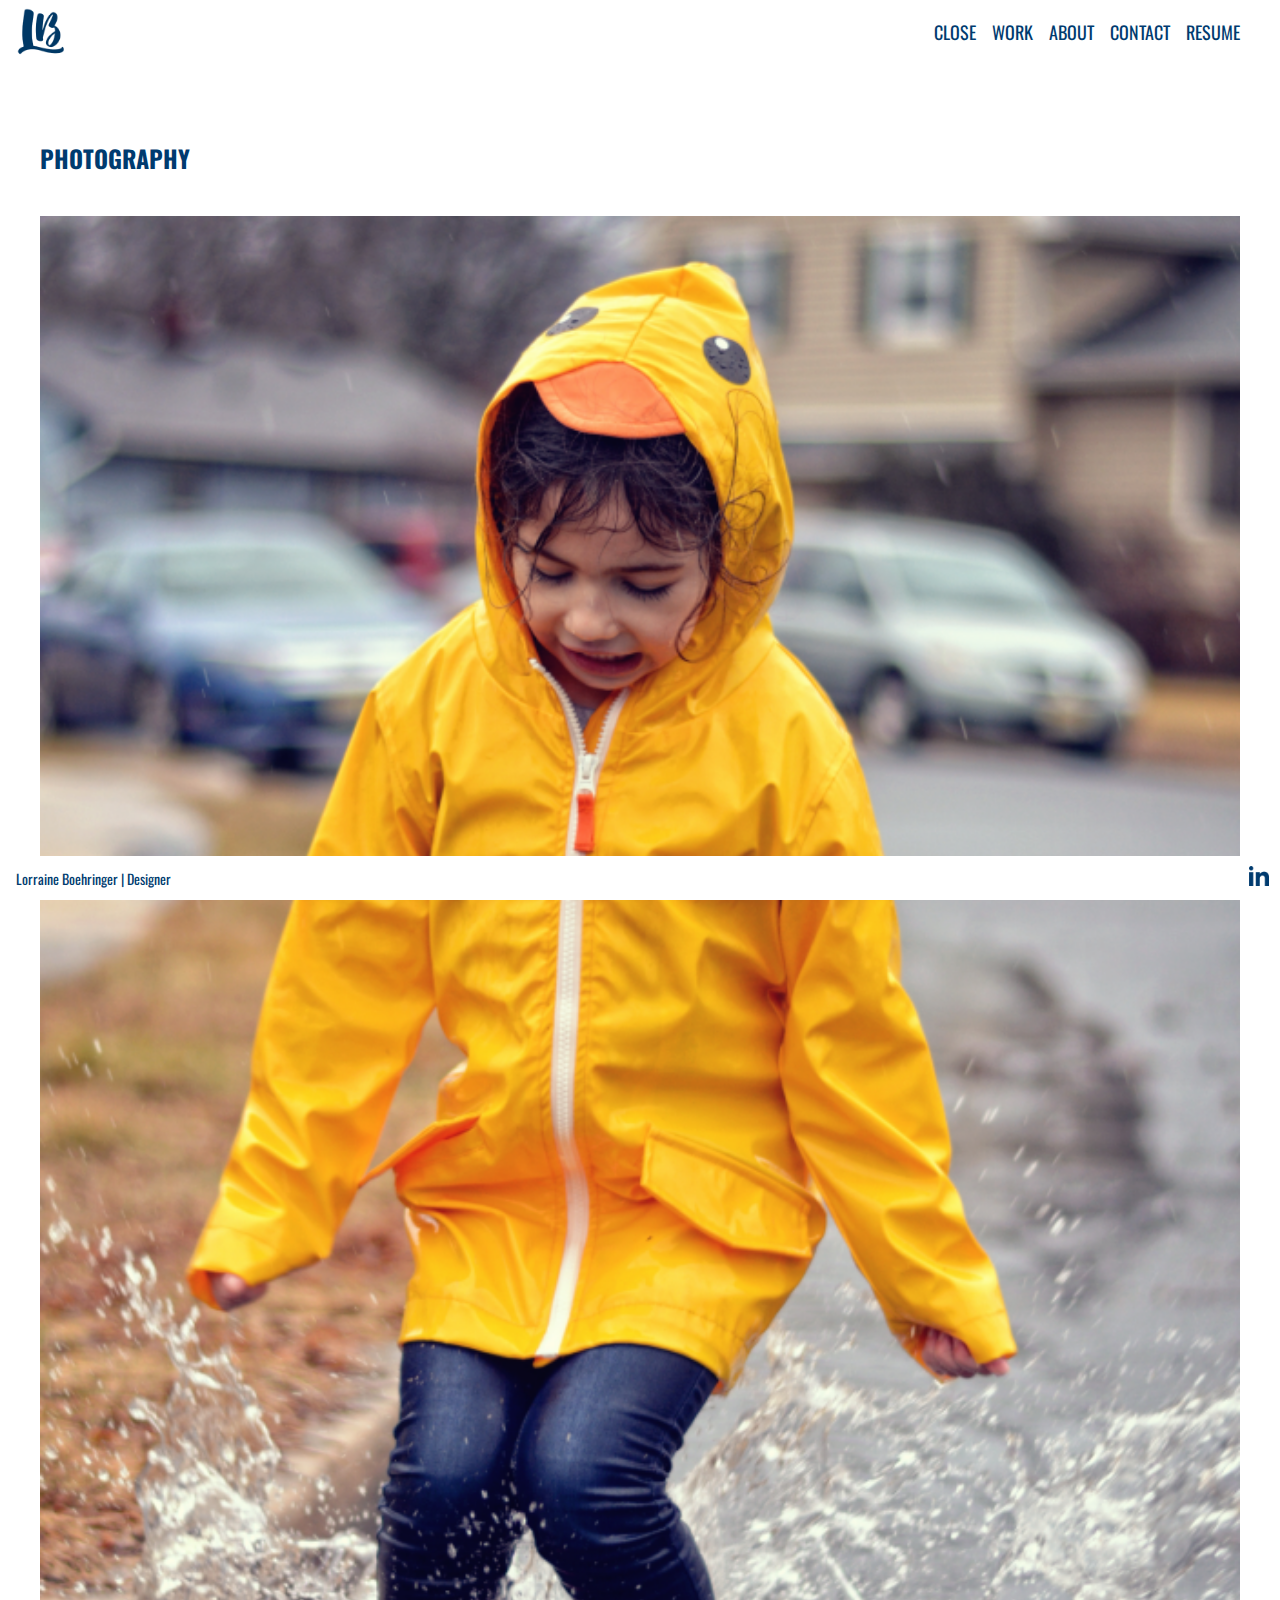
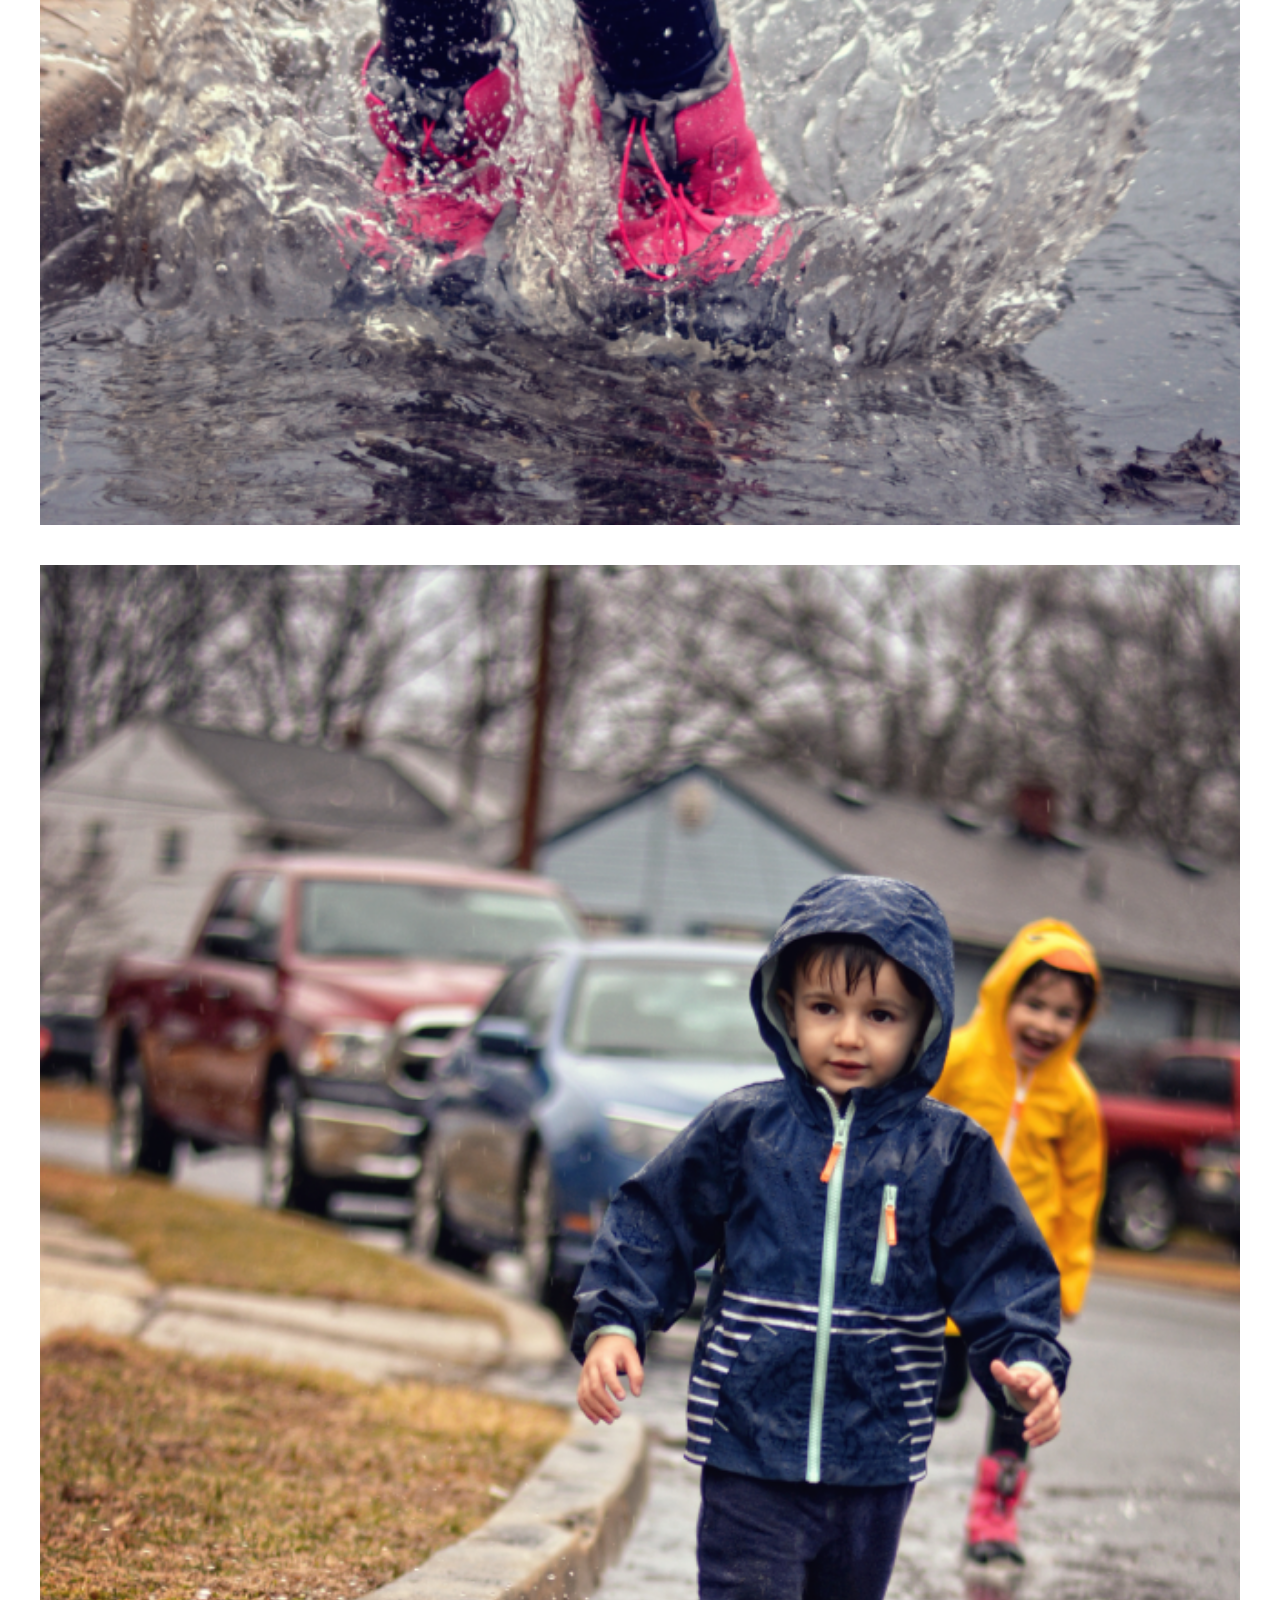
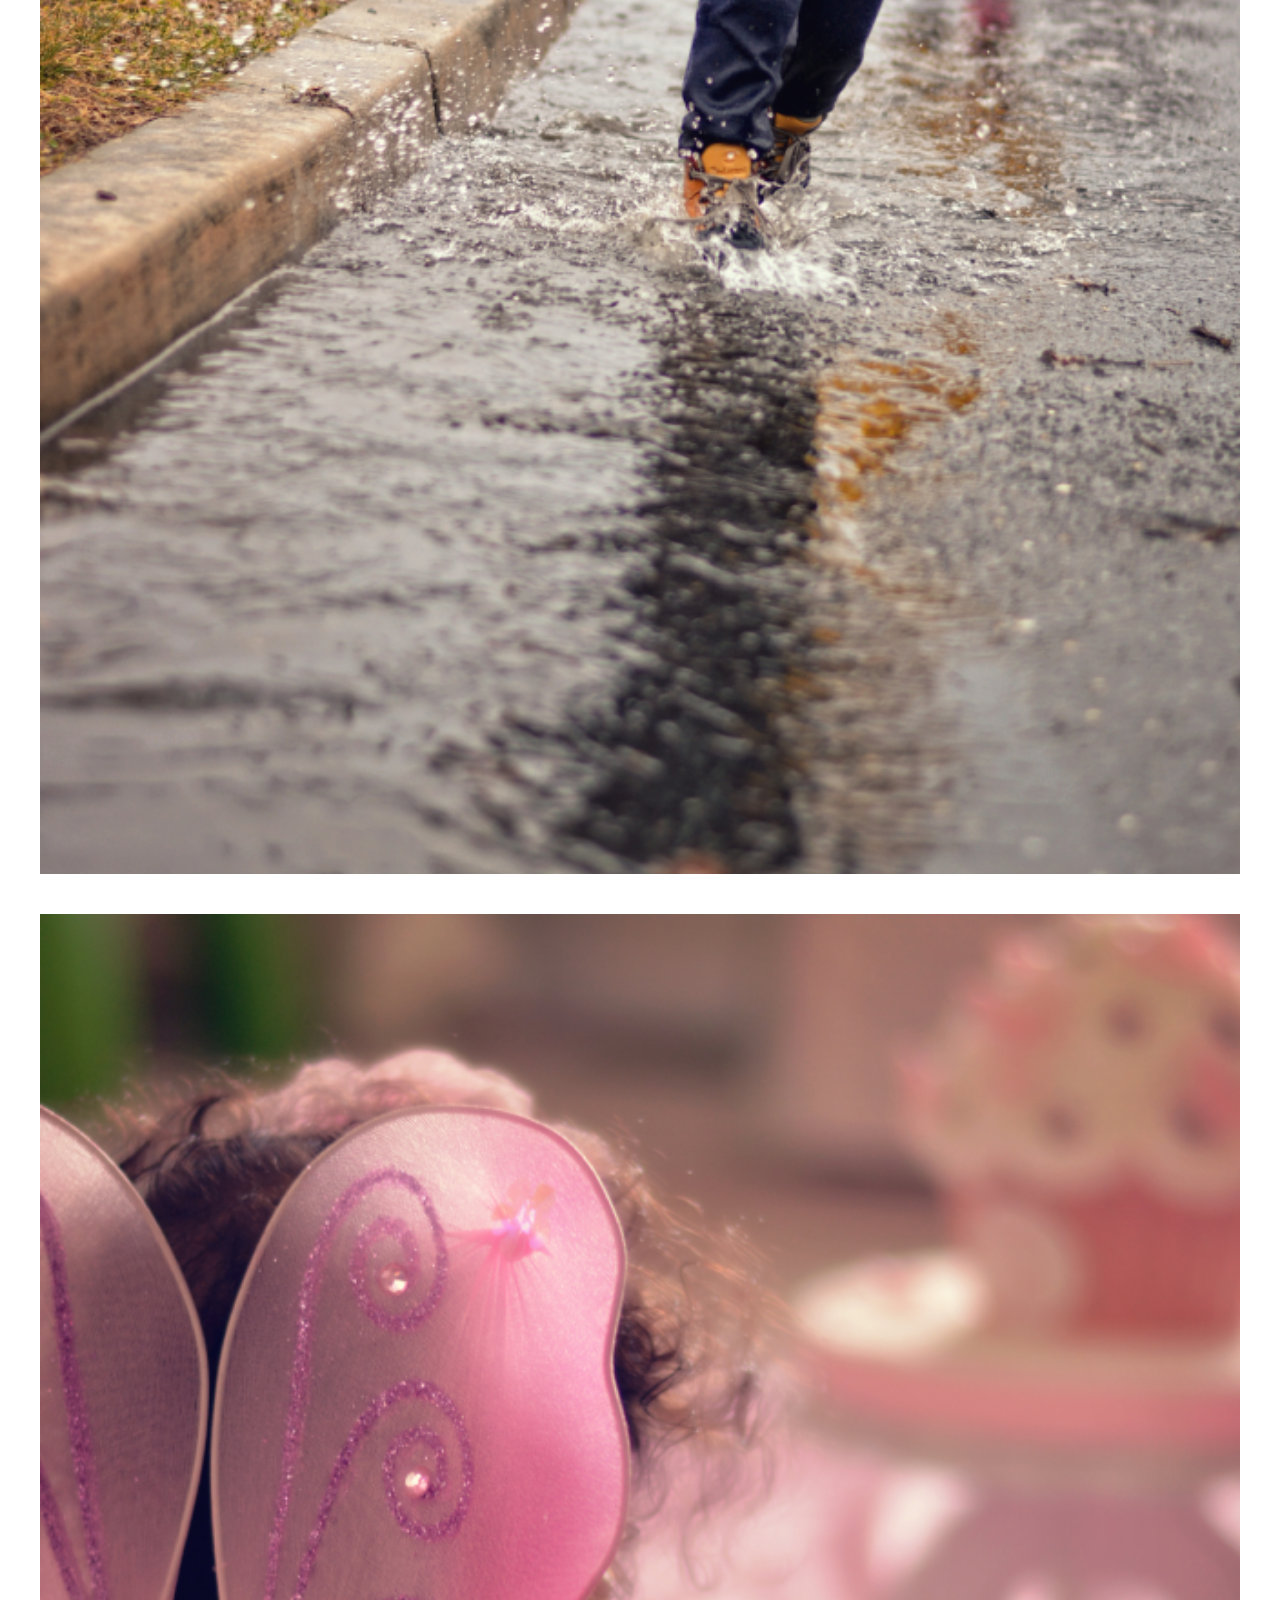
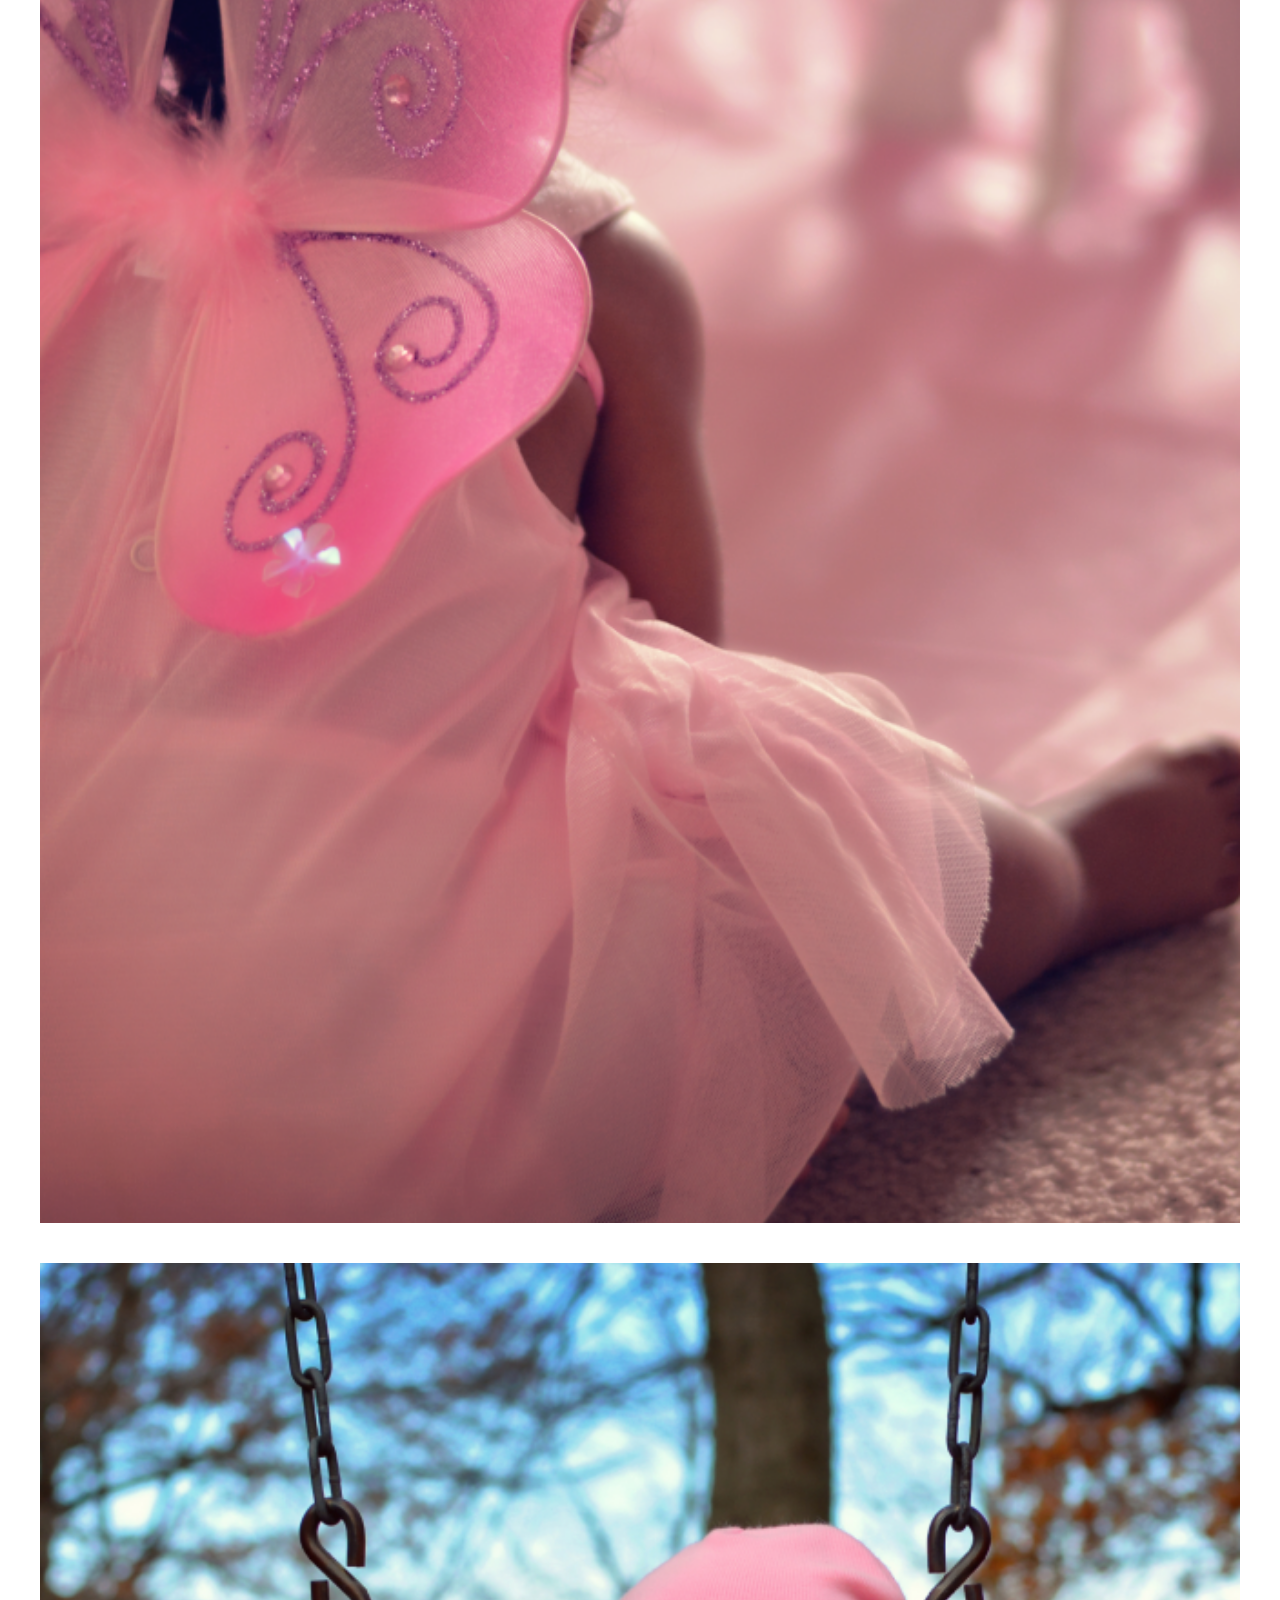
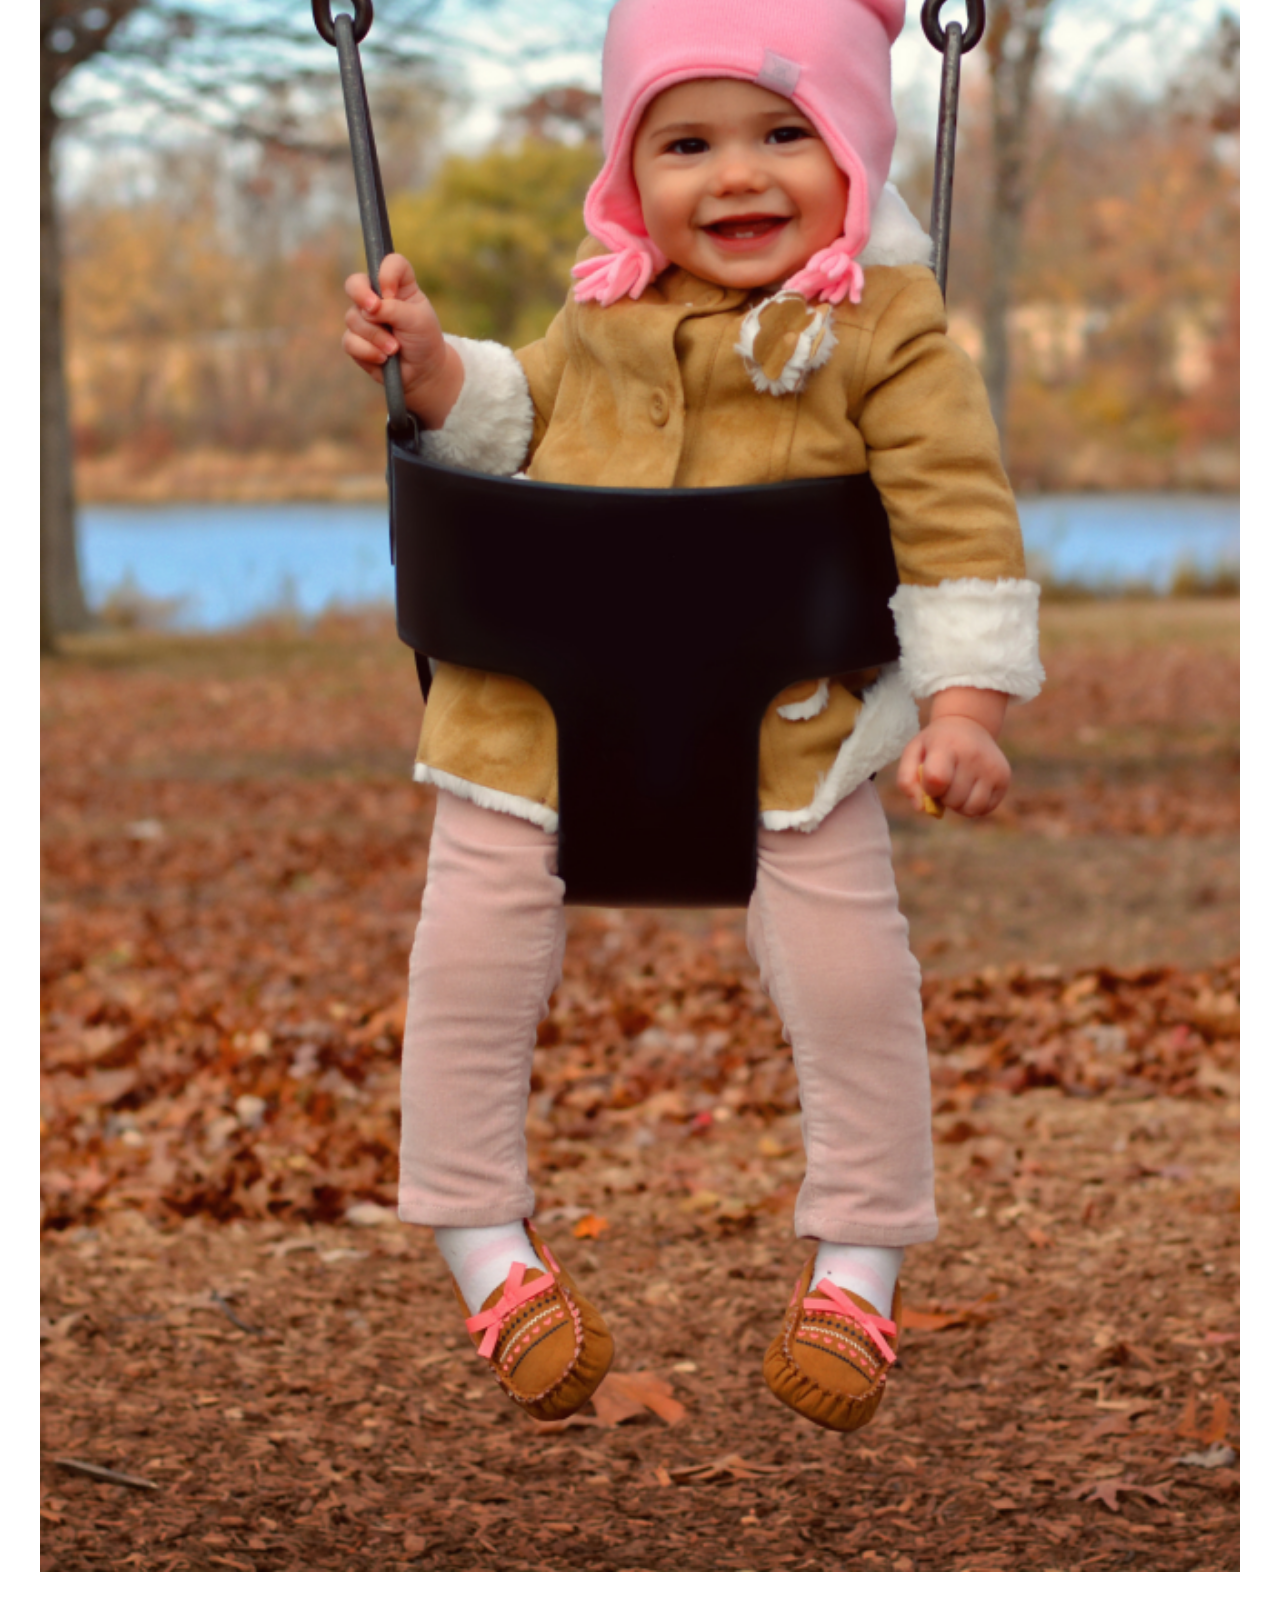
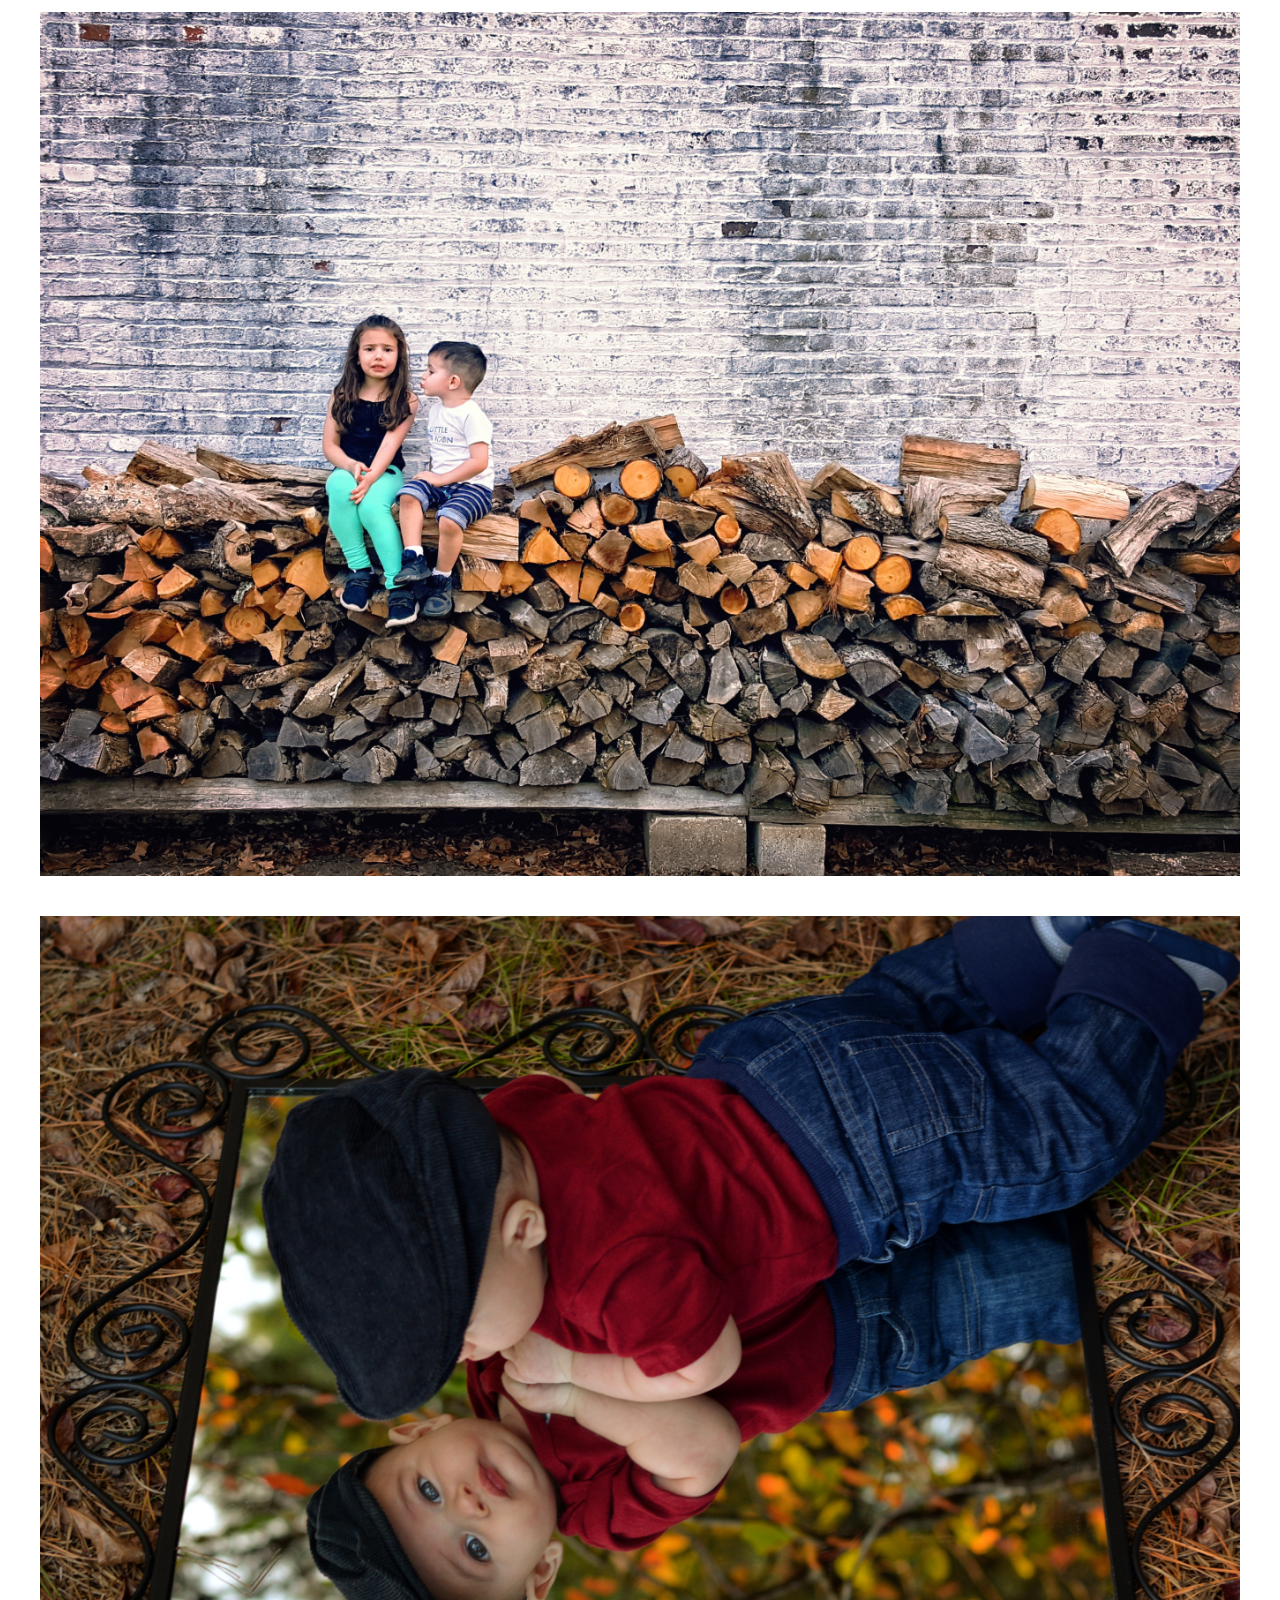
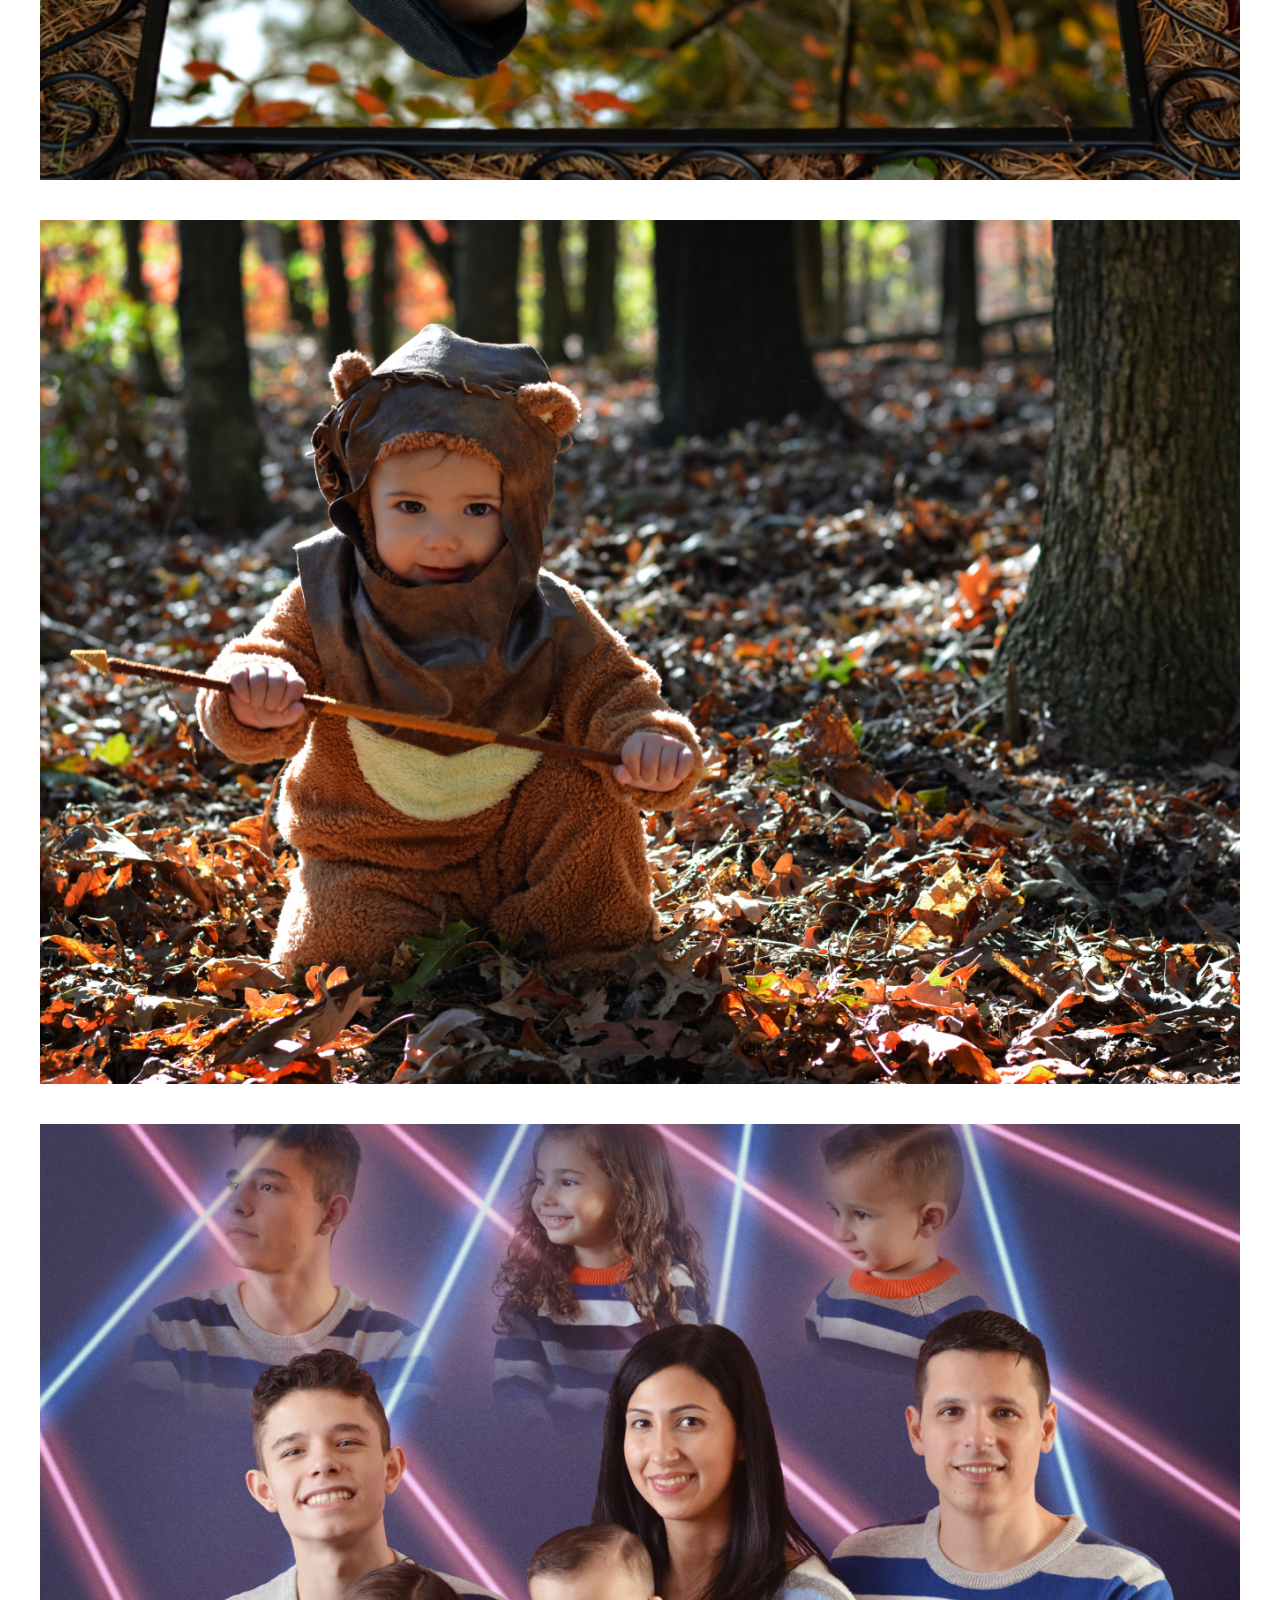
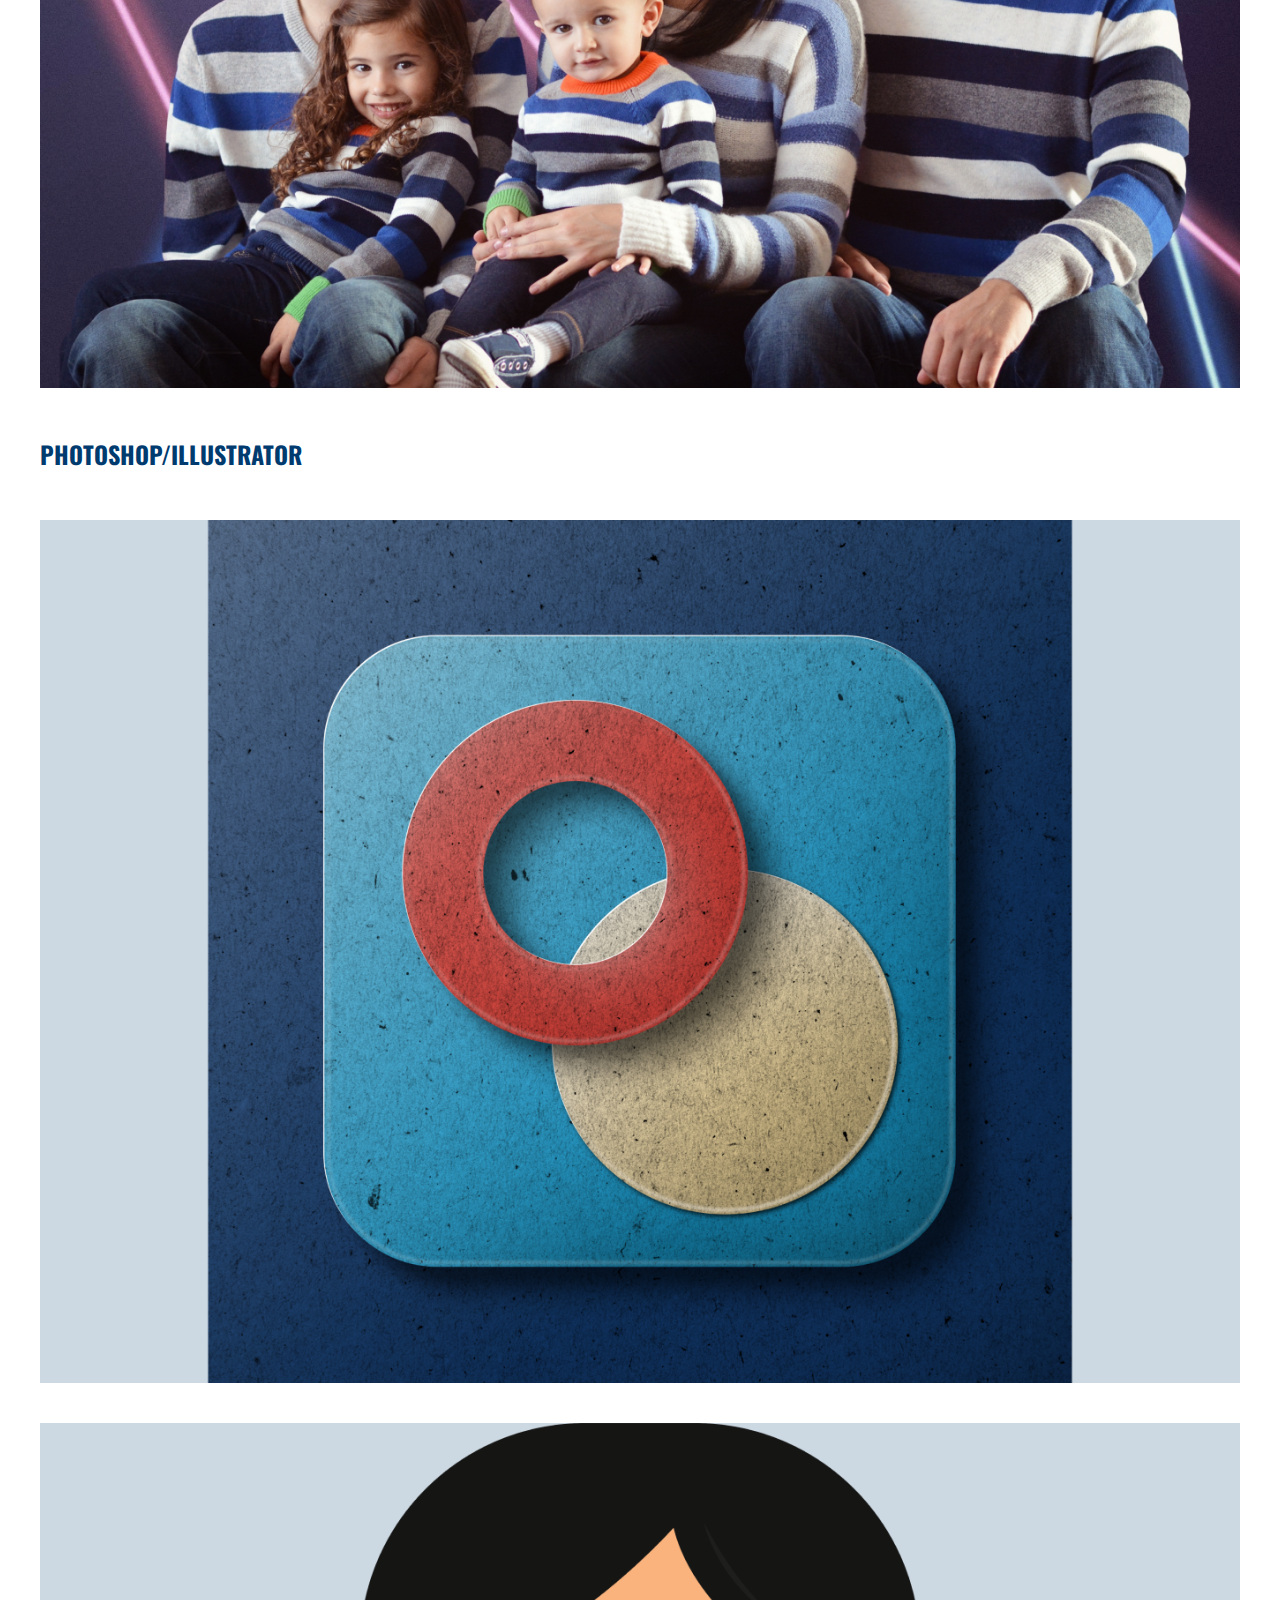
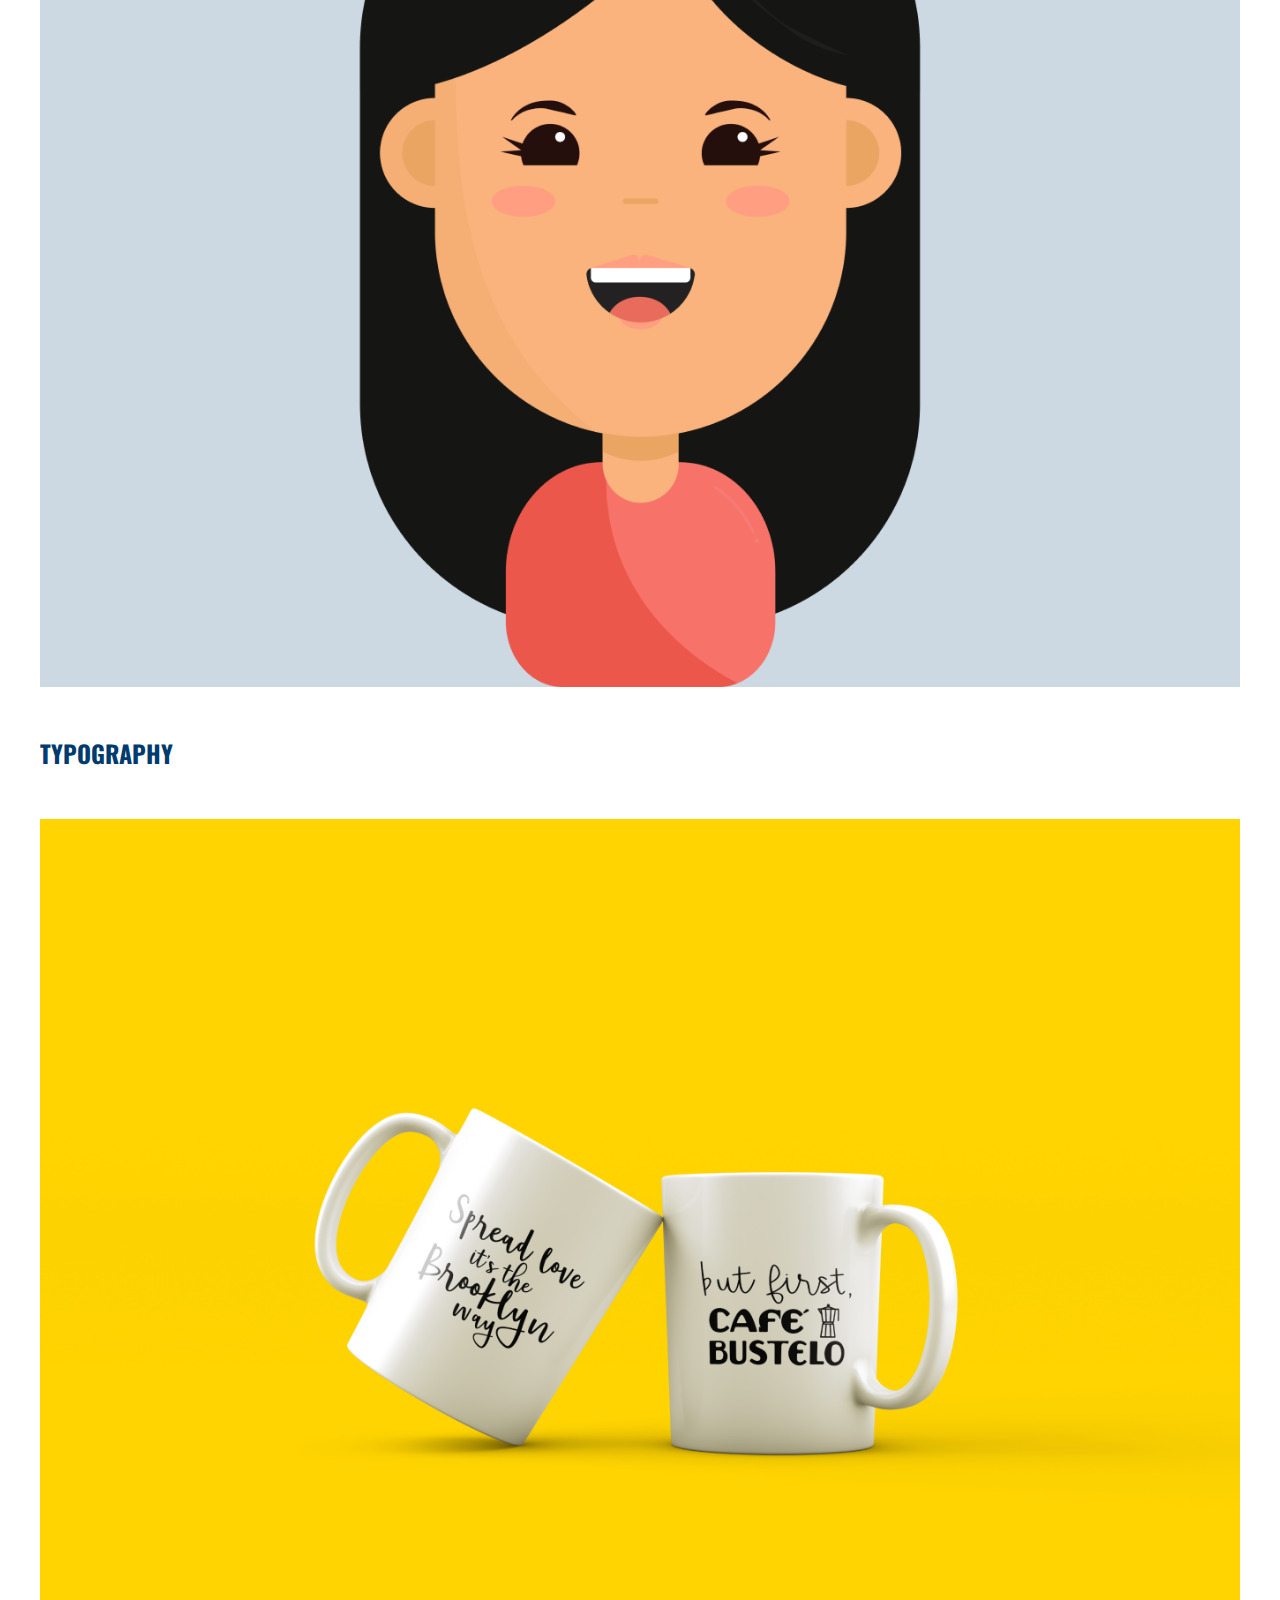
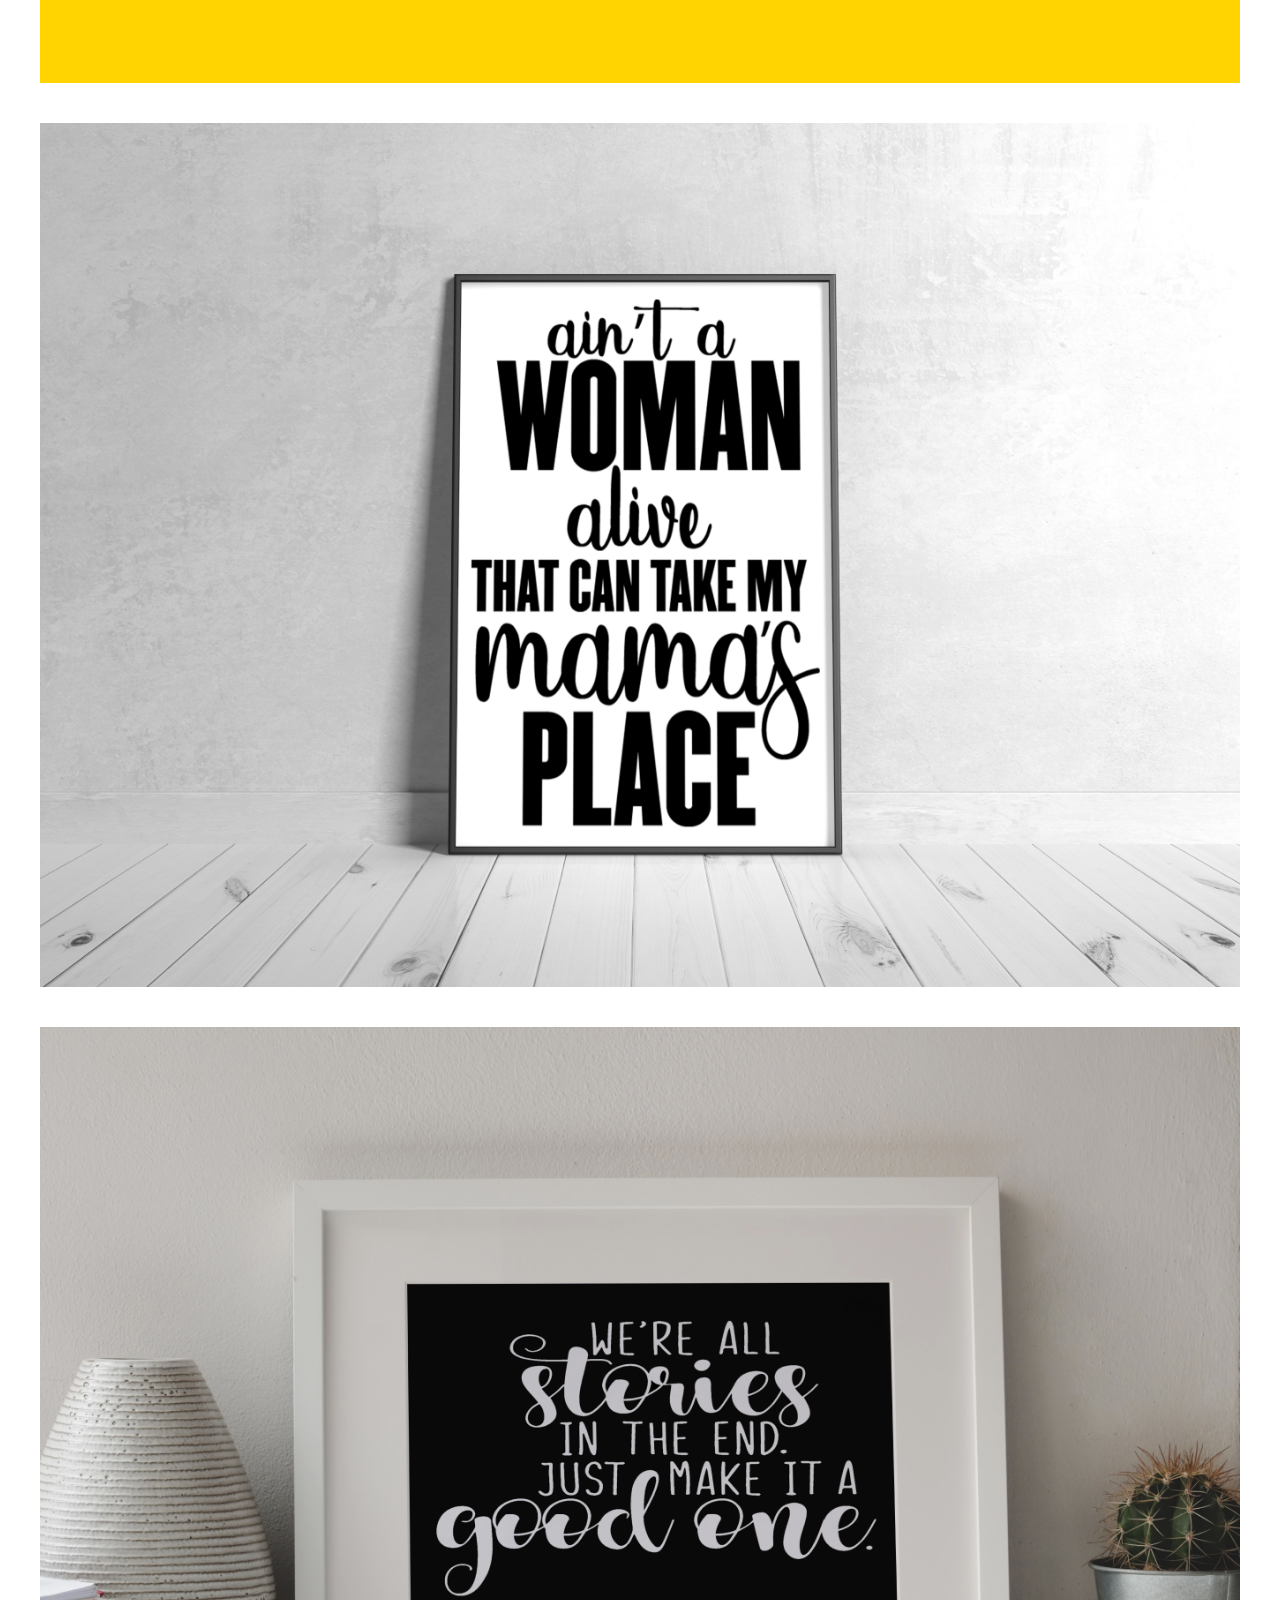
<file: works.html>
<!DOCTYPE html>
<html lang="en">

<head>
    <meta charset="UTF-8">
    <meta http-equiv="X-UA-Compatible" content="IE=edge">
    <meta name="viewport" content="width=device-width, initial-scale=1.0">
    <title>Other Work</title>
    <link rel="icon" type="image/png" href="img/LB Logo.png">
    <link rel="stylesheet" href="style.css">
    <link href="https://fonts.googleapis.com/css2?family=Oswald:wght@200;300;400;500&display=swap" rel="stylesheet">
</head>

<body class="project-body">
    <nav>
        <div class="nav-bar">
            <a href="index.html"><img class="logo" src="img/LB Logo.png" alt=""></a>
        </div>
        <div class="hamB">
            <div class="line top-line"></div>
            <div class="line mid-line"></div>
            <div class="line bot-line"></div>
        </div>

        <ul class="nav-links">
            <li class="nav-close-label">CLOSE</li>
            <li><a href="index.html#project-link"><img class="nav-icons" src="img/Work.png" alt="breifcase icon">WORK</a></li>
            <li><a href="index.html#about-link"><img class="nav-icons" src="img/About.png" alt="paper with exclamation point icon">ABOUT</a></li>
            <li><a href="index.html#contact-link"><img class="nav-icons" src="img/Contact.png" alt="email icon">CONTACT</a></li>
            <li><a target="_blank" href="Lorraine_Boehringer_Resume.pdf"><img class="nav-icons" src="img/Resume.png" alt="resume icon">RESUME</a></li>
        </ul>
    </nav>

    <div class="overlay"></div>

    <main class="project-main works">
        <h1 class="photography">PHOTOGRAPHY</h1>
        <div class="kids-img-container">
            <img class="kid-1" src="img/splash.png" alt="girl in raincoat jumping in puddle">
            <img class="kid-2" src="img/rain.png" alt="girl and boy wearing raincoats walking in rain">
            <img class="kid-3" src="img/angel.png" alt="baby with angel wings">
            <img class="kid-4" src="img/swing.png" alt="baby in swing">
        </div>
        <img src="img/logs.png" alt="girl and boy sitting on stacked logs">
        <img src="img/mirror.png" alt="baby laying on mirror">
        <img src="img/ewok.png" alt="baby in ewok costume">
        <img src="img/family.png" alt="family photo ">
        
        <h1 class="works-heading" >PHOTOSHOP/ILLUSTRATOR</h1>
        <img src="img/circles.png" alt="circle art">
        <img src="img/toon.png" alt="cartoon woman">

        <h1 class="works-heading" >TYPOGRAPHY</h1>
        <img src="img/mugs.png" alt="mugs with typography">
        <img src="img/type.png" alt="sign with black typography">
        <img src="img/type-2.png" alt="sign with white typography">
    </main>

    <footer>
        <p>Lorraine Boehringer | Designer</p>
        <div class="foot-img-container">
            <a href="https://www.linkedin.com/in/loboeh/"><img class="foot-img" src="img/linkedin.png" alt="linkedin icon"></a>
        </div>
    </footer>

    <script src="script.js"></script>
</body>

</html>
</file>
<file: style.css>
@font-face {
    font-family: 'Marzo';
    src: url(FontsFree-Net-marzo.ttf);
}

* {
    padding: 0;
    margin: 0;
    box-sizing: border-box;
    scroll-padding-top: 40px;
}

html {
    scroll-behavior: smooth;
}
  
body {
    display: flex;
    flex-direction: column;
    background-color: #003B6F;
    min-height: 100vh;
}

a {
    text-decoration: none;
}

.nav-bar {
    position: fixed;
    width: 100%;
    background-color: #FFFFFF;
    display: flex;
    justify-content: space-between;
    align-items: center;
}

.logo {
    width: 40px;
    height: auto;
    margin: 8px 0 8px 16px;
}

.nav-links {
    display: flex;
    flex-direction: column;
    align-items: center;
    justify-content: center;
    text-decoration: none;
    list-style: none;
    gap: 43px;
    margin-right: 40px;
    font-family: 'Oswald', sans-serif;
    font-size: 18px;
    line-height: 27px;
    text-transform: uppercase;
    position: fixed;
    top: 0;
    right: -40px;
    background-color: #FFFFFF;
    height: 100vh;
    width: 80%;
    clip-path: inset(0% 0% 0% 100%);
    -webkit-clip-path: inset(0% 0% 0% 100%);
    transition: all .5s ease-out;
    z-index: 3;
}

.close {
    margin: 2px 46px 0 0;
    cursor: pointer;
}

.nav-icons {
    height: auto;
    width: 30px;
}

.nav-links a {
    color: #003B6F;
    display: flex;
    align-self: center;
    gap: 43px;
}

.nav-links.open {
    /* how far the mobile nav extends */
    clip-path: inset(0% 0% 0% 0%);
    -webkit-clip-path: inset(0% 0% 0% 0%);
    background-color: #FFFFFF;
}

.nav-links a:hover,
.close:hover {
    color: #A33E94;
}

.hamB {
    position: fixed;
    cursor: pointer;
    right: 1px;
    top: 15px;
    z-index: 4;
    margin-right: 16px;
}

.line {
    width: 30px;
    height: 3px;
    background: #003B6F;;
    margin: 5px;
    /* speed/effect of hamB to x */
    transition: transform 150ms ease-in-out, opacity 200ms linear;
}

/* rotates one line into part of the X */
.open .mid-line {
    transform: rotate(45deg);
}
  
/* makes one line dissapear */
.open .top-line {
    opacity: 0;
}
  
/* rotates another line into part of the X */
.open .bot-line {
    transform: rotate(135deg) translate(-6px, 5px);
}

.overlay {
    position: fixed;
    display: none;
    width: 100%;
    height: 100%;
    top: 0;
    left: 0;
    right: 0;
    bottom: 0;
    background-color: rgba(0,0,0,0.5);
    z-index: 1;
}

.open .overlay {
    display: initial;
}

.land-container {
    display: flex;
    flex-direction: column;
    justify-content: space-between;
    color: #FFFFFF;
    gap: 28px;
}

.land-container h1 {
    font-family: 'Marzo', sans-serif;
    font-size: 36px;
    margin: 160px 0 4px 16px;
    letter-spacing: 0.1em;
    line-height: 89.98%;
}

.land-container h2 {
    font-size: 18px;
    font-family: 'Oswald', sans-serif;
    font-style: normal;
    font-weight: 200;
    font-size: 18px;
    line-height: 27px;
    margin: 0 0 0 16px;
}

.lor-outline {
    width: 278px;
    height: auto;
    align-self: flex-end;
}

.project-container {
    display: flex;
    flex-direction: column;
    align-items: center;
    background-color: #FFFFFF;
    gap: 40px;
    padding: 80px 0 40PX 0;
}

.project-description {
    display:  none;
}

.project-img {
    display: flex;
    flex-direction: column;
    align-items: center;
    background: #003B6F;
    width: 296px;
    height: 394px;
    box-shadow: 0px 4px 4px rgba(0, 0, 0, 0.25);
    padding: 16px;
}

.project-img img {
    width: 264px;
    height: 238px;
    object-fit: cover;
}

.project-button-container {
    display: flex;
    flex-direction: column;
    align-items: center;
    font-family: 'Oswald', sans-serif;
    color: #FFFFFF;
}

.project-title {
    font-size: 24px;
    line-height: 102.48%;
    text-align: center;
    letter-spacing: 0.05em;
    padding: 16px;
}

.project-button-container a {
    display: flex;
    align-items: center;
    justify-content: center;
    width: 100px;
    height: 42px;
    background: #FFFFFF;
    border-radius: 5px;
}

.project-img a p {
    color: #003B6F;
    font-family: 'Oswald', sans-serif;
    font-size: 18px;
    line-height: 27px;
    padding: 0 1px 0 1px;
}

.about-container {
    display: flex;
    flex-direction: column;
    align-items: center;
    background: #FFFFFF; 
}

.about-info {
    display: grid;
    grid-template-areas: 'h3 h3'
                        'p1 img'
                         'p2 p2'
                         'buttons buttons';
    width: 352px; 
    font-family: 'Oswald', sans-serif;
    font-size: 16px;
    font-weight: 300;
    line-height: 120%;
    text-align: left;
    color: #003B6F;
    margin-left: 8px;
}

.hello {
    grid-area: h3;
    align-self: flex-start;
    font-family: 'Marzo', sans-serif;
    font-size: 24px;
    font-style: normal;
    line-height: 89.98%;
    letter-spacing: 0.1em;
    text-align: left;
    margin: 48px 0 12px 0;
}

.p1 {
    grid-area: p1;
    align-self: flex-end;
    padding: 0 8px 16px 0;
}

.p2 {
    grid-area: p2;
    margin-right: 8px;
}

.about-info img {
    grid-area: img;
    margin-bottom: 16px;
}

.about-pic {
    width: 200px;
    height: 233px;
}

.resume-container {
    grid-area: buttons;
    display: flex;
    justify-content: center;
    font-family: 'Oswald', sans-serif;
    font-weight: 400;
    font-size: 18px;
    line-height: 27px;
    gap: 16px;
    margin: 16px 0 16px 0;
}

.resume-work {
    width: 100px;
    height: 42px;
    border-radius: 5px;
    display: flex;
    align-items: center;
    justify-content: center;
    box-shadow: 0px 4px 4px rgba(0, 0, 0, 0.25)
}

.resume {
    grid-area: resume;
    background: #003B6F;
    color: #FFFFFF;
    border: 1px solid #FFFFFF;
}

.work {
    grid-area: work;
    background: #FFFFFF;
    color: #003B6F;
    border: 1px solid #003B6F;
}

.email-container {
    display: flex;
    flex-direction: column;
    align-self: center;
    gap: 10px;
    font-size: 18px;
    color: white;
    padding: 10px 10px 20px 10px;
}

.email-container h3 {
    font-family: 'Marzo', sans-serif;
    font-size: 24px;
    line-height: 90%;
    letter-spacing: 0.1em;
    margin: 96px 0 32px 16px;
}

.email-form {
    display: flex;
    flex-direction: column;
    align-self: center;
    align-items: center;
    gap: 12px;
    font-family: 'Oswald', sans-serif;
}

.email-form label {
    align-self: flex-start;
    margin-left: 18px;
}

.email-form input {
    width: 90%;
    border-radius: 5px;
    border-style: none;
    padding: 15px;
    font-size: 15px;
}

.nameEmail {
    height: 32px;
}

.message-box {
    height: 96px;
    width: 90%;
    border-radius: 5px;
    padding: 15px;
    font-family: 'Oswald', sans-serif;
    font-size: 15px;
}

.email-form button {
    border-radius: 10px;
    background-color: white;
    width: 100px;
    height: 42px;
    align-self: center;
    border-style: none;
    margin: 32px 0 74px 0;
    font-family: 'Oswald', sans-serif;
    font-size: 20px;
    color: #003B6F;
    background: #FFFFFF;
    cursor: pointer;
}

footer {
    position: fixed;
    bottom: 0px;
    width: 100%;
    font-family: 'Oswald', sans-serif;
    font-size: 14px;
    background-color: #FFFFFF;
    color: #003B6F;
    display: flex;
    justify-content: space-between;
    align-items: center;
    padding: 10px 0 10px 16px;
}

.foot-img-container {
    display: flex;
    align-items: center;
    margin-right: 11px;
}

.foot-img {
    width: 20px;
    height: auto;
}

/* project pages */

.project-body {
    background-color: #FFFFFF;
    font-family: 'Oswald', sans-serif;
    color: #003B6F;
}

.p1-hero {
    display: flex;
    justify-content: center;
    background-color: #FFFFFF;
    padding: 60px 0 16px 0;
}

.p1-hero img{
    width: 100%;
    height: auto;
}

.project-main {
    display: flex;
    flex-direction: column;
    padding: 0 8px 45px 8px;
}

.project-main > h1, h2, h3{
    font-weight: bold;
    font-size: 18px;
    line-height: 27px;
    padding-bottom: 4px;
}

.project-main > p {
    font-size: 14px;
    line-height: 21px;
    padding-bottom: 16px;
}

.project-main > ul, ol{
    font-size: 14px;
    line-height: 21px;
    padding: 0 0 25px 40px;
    margin: -10px;
    width: 100%;
}

.research-img {
    width: 100%;
    max-width: 1360px;
    height: auto;
    align-self: center;
    padding-bottom: 16px;
}

.p2-challenges {
    margin-bottom: 10px;
}

.challenge {
    font-size: 14px;
}

.p2-img-container {
    display: flex;
    justify-content: center;
    background: #003B6F;
    margin-bottom: 16px;
    align-self: center;
}

.p2-img-header {
    display: none;
}

.p2-img-container img{
    max-width: 362px;
    height: auto;
    padding: 30px;
}

.p2-img-container-placeholder {
    display: none;
}

.p3-img-container {
    display: flex;
    justify-content: center;
    background: #003B6F;
    margin-bottom: 16px;
}

.p3-img-container img{
    height: auto;
    padding: 10px;
}

.knacks-img-container {
    border: 2px solid #003B6F;
    margin-bottom: 16px;
}

.knacks-img-container img {
    padding: 77px 8px 61px 8px;
}

.photography {
    margin: 40px 0 8px 0;
}

.works {
    padding: 60px 8px 8px 8px;
    
}

.works-heading {
    font-weight: bold;
    margin: 8px 0 4px 0;
}

.works img {
    padding-bottom: 8px;
}

.kids-img-container {
    display: flex;
    flex-direction: column;
    justify-items: center;
}

/* email response page */

.e-response-container {
    height: 100vh;
    display: flex;
    flex-direction: column;
    padding: 136px 16px 0 16px;
}
.e-response-container h1 {
    font-family: 'Marzo', sans-serif;
    color: #FFFFFF;
    font-size: 24px;
    line-height: 90%;
    padding-bottom: 70px;
}

.e-thanks {
    display: flex;
    justify-content: center;
    align-items: center;
    align-self: center;
    width: 290px;
    height: 32px;
    background: #FFFFFF;
    border-radius: 5px;
    font-family: 'Oswald', sans-serif;
    font-size: 16px;
    line-height: 24px;
    color: #003B6F;
}

@media (min-width: 500px) {
    .hamB,
    .close,
    .nav-icons {
        display: none;
    }

    .overlay {
        height: 0;
        width: 0;
    }

    .nav-bar {
        position: fixed;
    }

    .nav-links {
        flex-direction: row;
        align-self: center;
        padding: 15px 40px 0 0;
        position: fixed;
        height: initial;
        width: initial;
        clip-path: none;
        -webkit-clip-path: none;
        transition: none;
        gap: 16px;
        text-transform: initial;
    }

    .nav-links li{
        padding: 0;
    }

    /* email response page */

    .e-response-container {
        padding: 136px 30px 0 30px;
    }

    .e-response-container h1 {
        font-size: 35px;
        line-height: 90%;
        padding-bottom: 70px;
    }
    
    .e-thanks {
        width: 400px;
        height: 35px;
        font-size: 20px;
        line-height: 24px;
    }
}

@media (min-width: 800px) {
    .logo {
        width: 50px;
    }

    .nav-links {
        padding-top: 19px;
    }

    .land-container {
        flex-direction: row;
        justify-content: space-between;
        gap: 0;
    }

    .land-container h1 {
        margin: 200px 0 10px 59px;
        font-style: normal;
        font-weight: bolder;
        font-size: 48px;
        line-height: 51px;
    }

    .land-container h2 {
        font-size: 18px;
        margin-left: 59px;
        font-size: 36px;
        line-height: 32px;
        letter-spacing: 0.1em;
    }

    .lor-outline {
        width: 400px;
        margin-top: 150px;
    }

    .project-img {
        width: 496px;
        height: 570px;
    }
    
    .project-img img {
        width: 464px;
        height: 438px;
    }
    
    .about-info {
        grid-template-areas: 'h3 h3'
                            'p1 img'
                             'p2 img'
                             'buttons buttons';
        width: 750px; 
        font-size: 20px;
    }
    
    .about-pic {
        width: auto;
        height: 350px;
    }
    
    .hello {
        font-size: 26px;
    }

    .about-info img {
        margin-left: 20px;
    }

    .hello {
        padding-bottom: 10px;
    }

    .p1 {
        padding-bottom: 20px;
    }
    .p2 {
        padding-bottom: 30px;
    }
    
    .resume-container {
        gap: 30px;
    } 

    .email-container {
        align-self: initial;
    }

    .email-container h3 {
        font-size: 50px;
        padding: 0 0 80px 40px;
    }
    
    .email-form input {
        width: 650px;
    }
    
    .nameEmail {
        height: 40px;
    }
    
    .message-box {
        height: 196px;
        width: 650px;
    }
    
    .email-form button {
        border-radius: 10px;
        background-color: white;
        width: 100px;
        height: 42px;
        align-self: center;
        border-style: none;
        margin: 32px 0 74px 0;
        font-family: 'Oswald', sans-serif;
        font-size: 20px;
        color: #003B6F;
        background: #FFFFFF;
        cursor: pointer;
    }

    /* project pages */

    .p1-hero {
        padding: 80px 0 40px 0;
    }

    .project-main {
        padding: 0 40px 45px 40px;
    }

    .project-main > h1, h2, h3{
        font-size: 24px;
        line-height: 36px;
        padding-bottom: 8px;
    }

    .project-main > p {
        font-size: 24px;
        line-height: 36px;
        padding-bottom: 40px;
    }

    .project-main > ul, ol{
        font-size: 24px;
        line-height: 36px;
        padding: 0 0 80px 80px;
        margin: -35px;
    }

    .research-img {
        padding-bottom: 40px;
    }

    .p2-challenges {
        margin-bottom: 30px;
    }
    
    .challenge {
        font-size: 24px;
    }
    
    .p2-img-container {
        justify-content: space-between;
        width: 764px;
        padding: 16px;
        margin-bottom: 40px;
    }
    
    .p2-img-container img{
        padding: 0;
    }

    .p2-img-header {
        width: 180px;
        display:initial;
        font-weight: bold;
        font-size: 24px;
        line-height: 36px;
        color: #FFFFFF;
    }

    .p2-img-container-placeholder {
        width: 180px;
        display: initial;
    }

    .p3-img-container {
        width: 764px;
        margin-bottom: 40px;
        align-self: center;
        padding: 16px;
    }
    
    .p3-img {
        width: 472px;
    }

    .p3-2nd-img {
        width: fit-content;
        padding: 30px;
    }

    .p3-2nd-img img{
        max-width: 1020px
    }
    
    .knacks-img-container {
        width: 764px;
        margin-bottom: 40px;
        align-self: center;
    }
    
    .knacks-img-container img {
        width: 732px;
        padding: 184px 16px 184px 16px;
    }

    .works {
        padding: 80px 40px 0 40px;
    }

    .photography {
        margin: 60px 0 32px 0;
    }

    .works-heading {
        margin-bottom: 40px;
    }

    .works img {
        padding-bottom: 40px;
        max-width: 1360px;
    }

     /* email response page */

     .e-response-container {
        padding: 136px 30px 0 30px;
    }

    .e-response-container h1 {
        font-size: 64px;
        line-height: 102.48%;
    }
    
    .e-thanks {
        width: 500px;
        height: 75px;
        font-size: 28px;
        line-height: 41px;
    }
}

@media (min-width: 1440px) {
    .land-container {
        height: 750px;
    }

    .land-container h1 {
        margin: 300px 0 28px 59px;
        font-size: 68px;
    }
    
    .land-container h2 {
        font-size: 36px;
    }

    .lor-outline {
        width: 500px;
        margin-top: 0;
    }

    .project-container {
        padding-bottom: 244px;
    }
    
    .project-img {
        flex-direction: row;
        width: 1280px;
        height: 632px;
        padding: 64px 0 64px 123px;
    }

    .project-button-container {
        padding:  0 133px 0 138px;
    }

    .project-title {
        font-size: 50px;
        line-height: 74px;
        padding: 0;
    }

    .project-description {
        display: initial;
        font-weight: 200;
        font-size: 36px;
        line-height: 53px;
        color: white;
        padding: 8px 0 126px 0;
    }

    .project-button-container a {
        width: 150px;
        height: 50px;
    }

    .read-button {
        display: flex;
        align-items: center;
        justify-content: center;
        width: 146px;
        height: 42px;
        background: #003B6F;
        border-radius: 5px;
        font-family: 'Oswald', sans-serif;
        font-style: normal;
        font-weight: normal;
        font-size: 18px;
        line-height: 27px;
        text-transform: uppercase;
        color: #FFFFFF;
        margin-top: 54px;
    }

    .about-container {
        display: flex;
        flex-direction: column;
        align-items: center;
        background: #FFFFFF;
        padding-bottom: 128px;
    }
    
    .about-info {
        grid-template-areas: 'h3 h3'
                             'p1 img'
                             'p2 img'
                             'buttons img';
        width: initial; 
        font-weight: 300;
        font-size: 30px;
        line-height: 120%;
        margin-left: 80px;
    }

    .hello {
        grid-area: h3;
        justify-self: flex-start;
        font-size: 64px;
        line-height: 102.48%;
        letter-spacing: 0.05em;
        margin: 20px 0 60px 0;
    }
    
    .p1 {
        align-self: initial;
        padding: 0;
    }
    
    .p2 {
        margin-right: 0;
    }
    
    .about-info img {
        width: 518px;
        height: 594px;
        margin-left: 71px;
        padding-left: 0;
    }

    .resume-container {
        justify-self: center;
        gap: 40px;
    }

    .resume-work {
        width: 150px;
        height: 50px;
    }
 
    .email-container {
        padding: 0 0 192px 0;
    }
    
    .email-container h3 {
        text-transform: lowercase;
        font-style: normal;
        font-weight: bolder;
        font-size: 64px;
        line-height: 74px;
        margin: 80px 0 44px 80px;
    }
    
    .email-form input {
        width: 660px;
    }
    
    .nameEmail {
        height: 48px;
    }
    
    .message-box {
        height: 96px;
        width: 660px;
    }
    
    .email-form button {
        width: 146px;
    }

    footer {
        font-size: 16px;
    }
    
    .foot-img-container {
        margin-right: 20px;
    }

    .notes-img {
        width: 950px;
    }

    .kids-img-container {
        display: grid;
        grid-template-areas: 'kid-1 kid-2'
                             'kid-3 kid-4';
        align-self: center; 
        padding-bottom: 40px;
        width: fit-content;
        gap: 40px;                    
    }

    .kid-1 {
        grid-area: kid-1;
    }

    .kid-2 {
        grid-area: kid-2;
    }

    .kid-3 {
        grid-area: kid-3;
    }

    .kid-4 {
        grid-area: kid-4;
    }

    .kids-img-container img{
        padding: 0;
        width: 659px;
    }

    .works img {
        align-self: center;
    }
}
</file>
